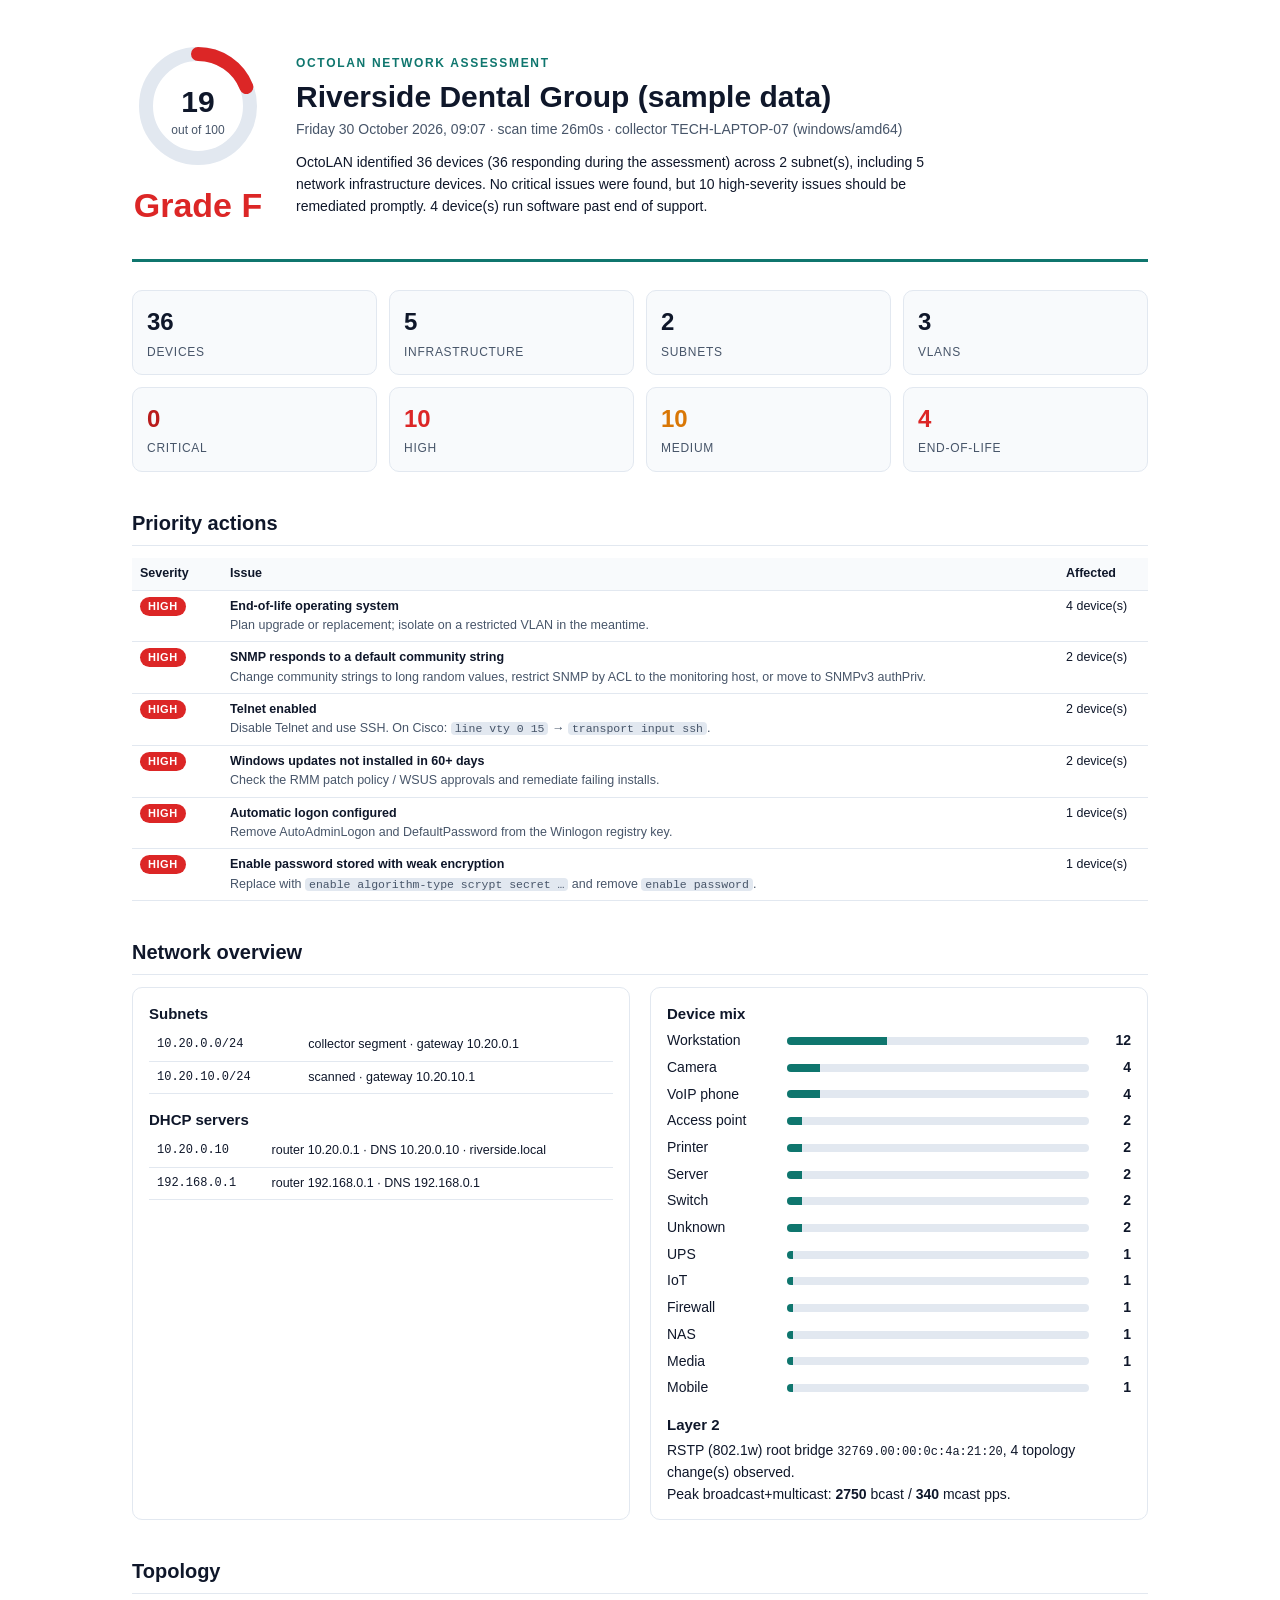
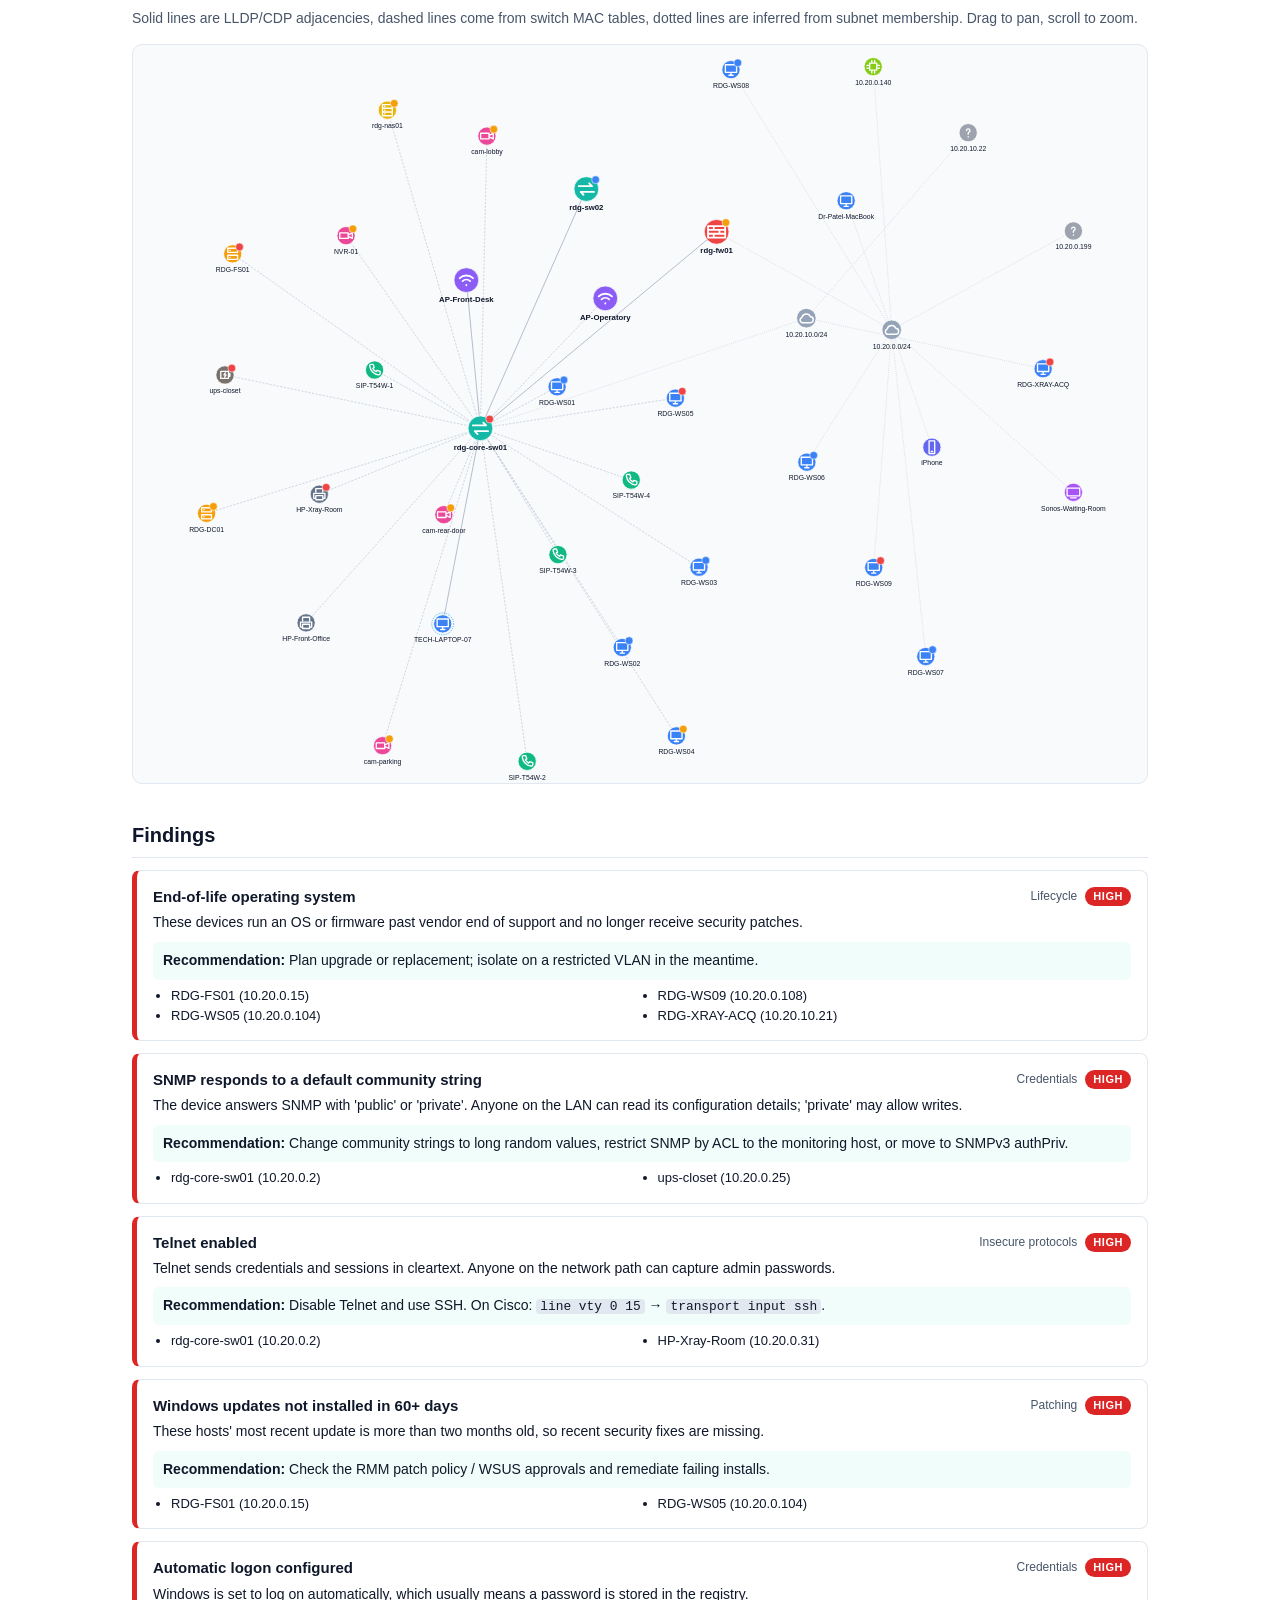
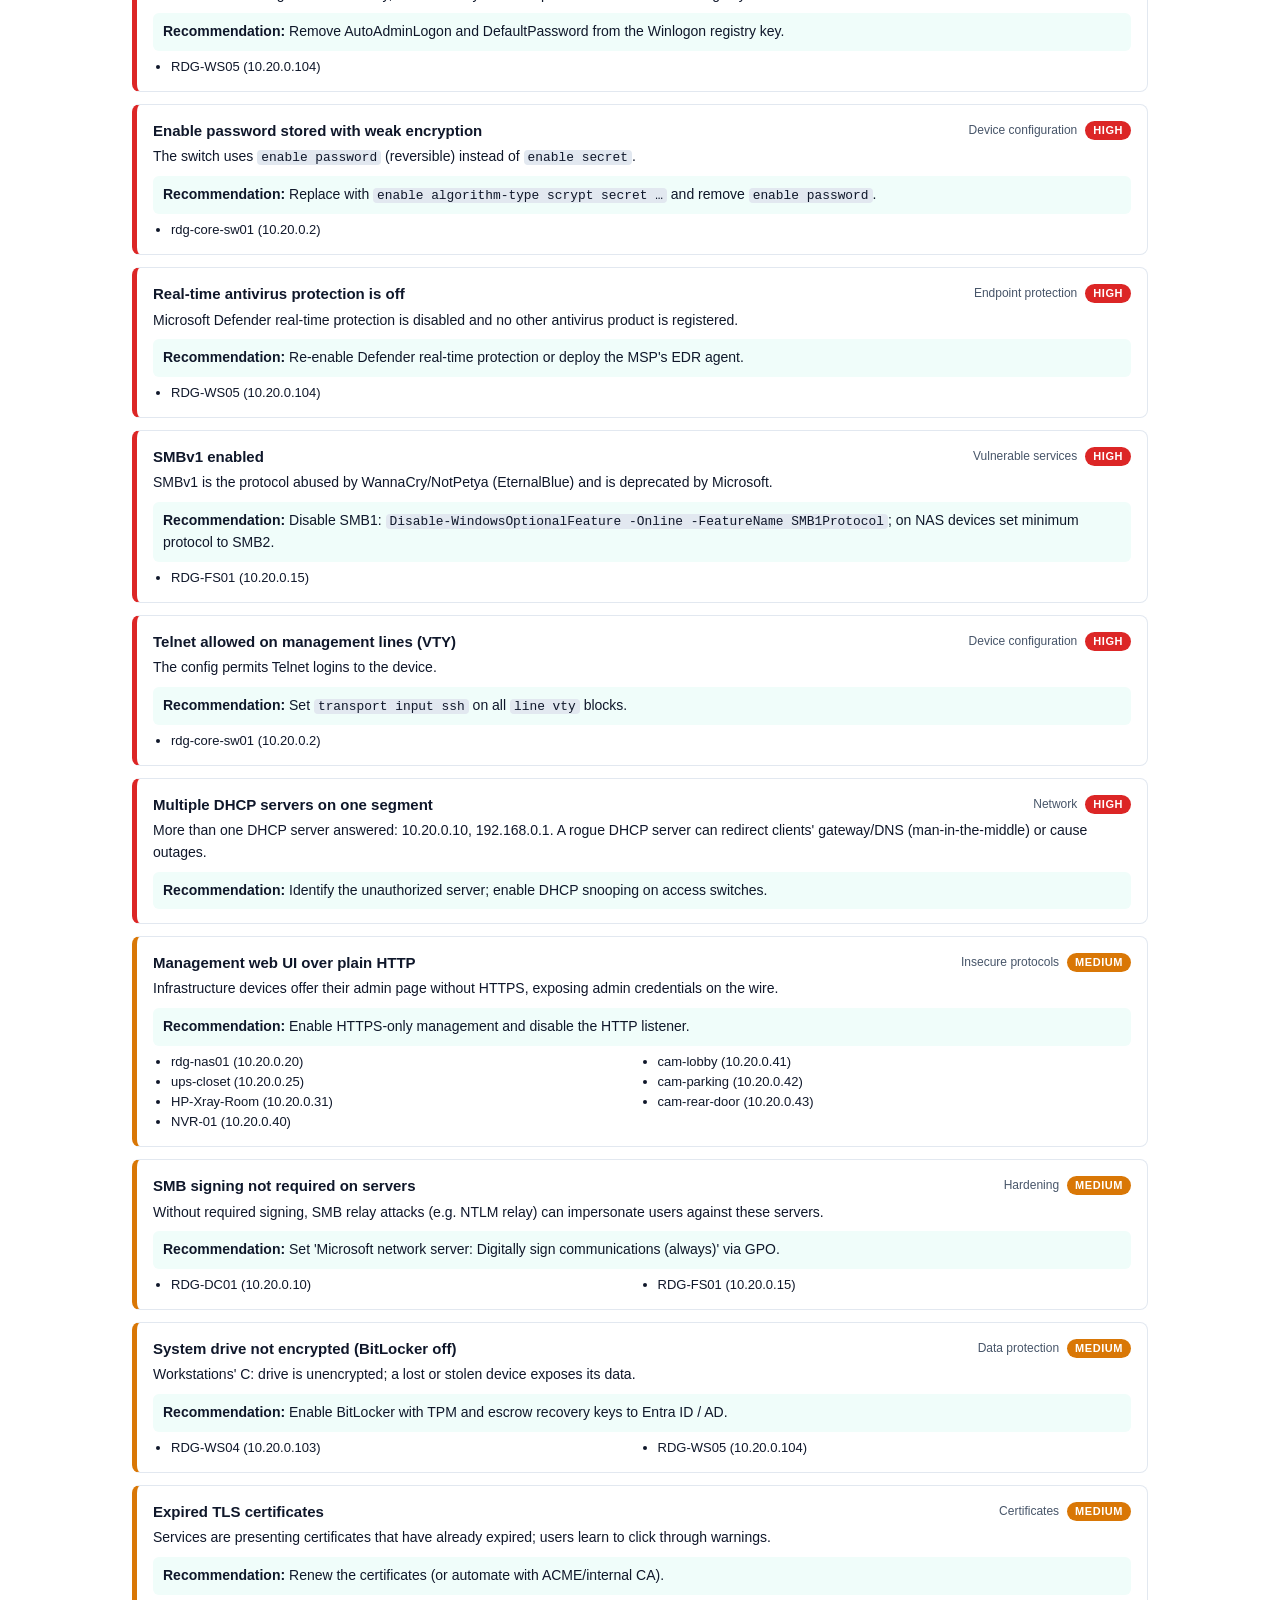
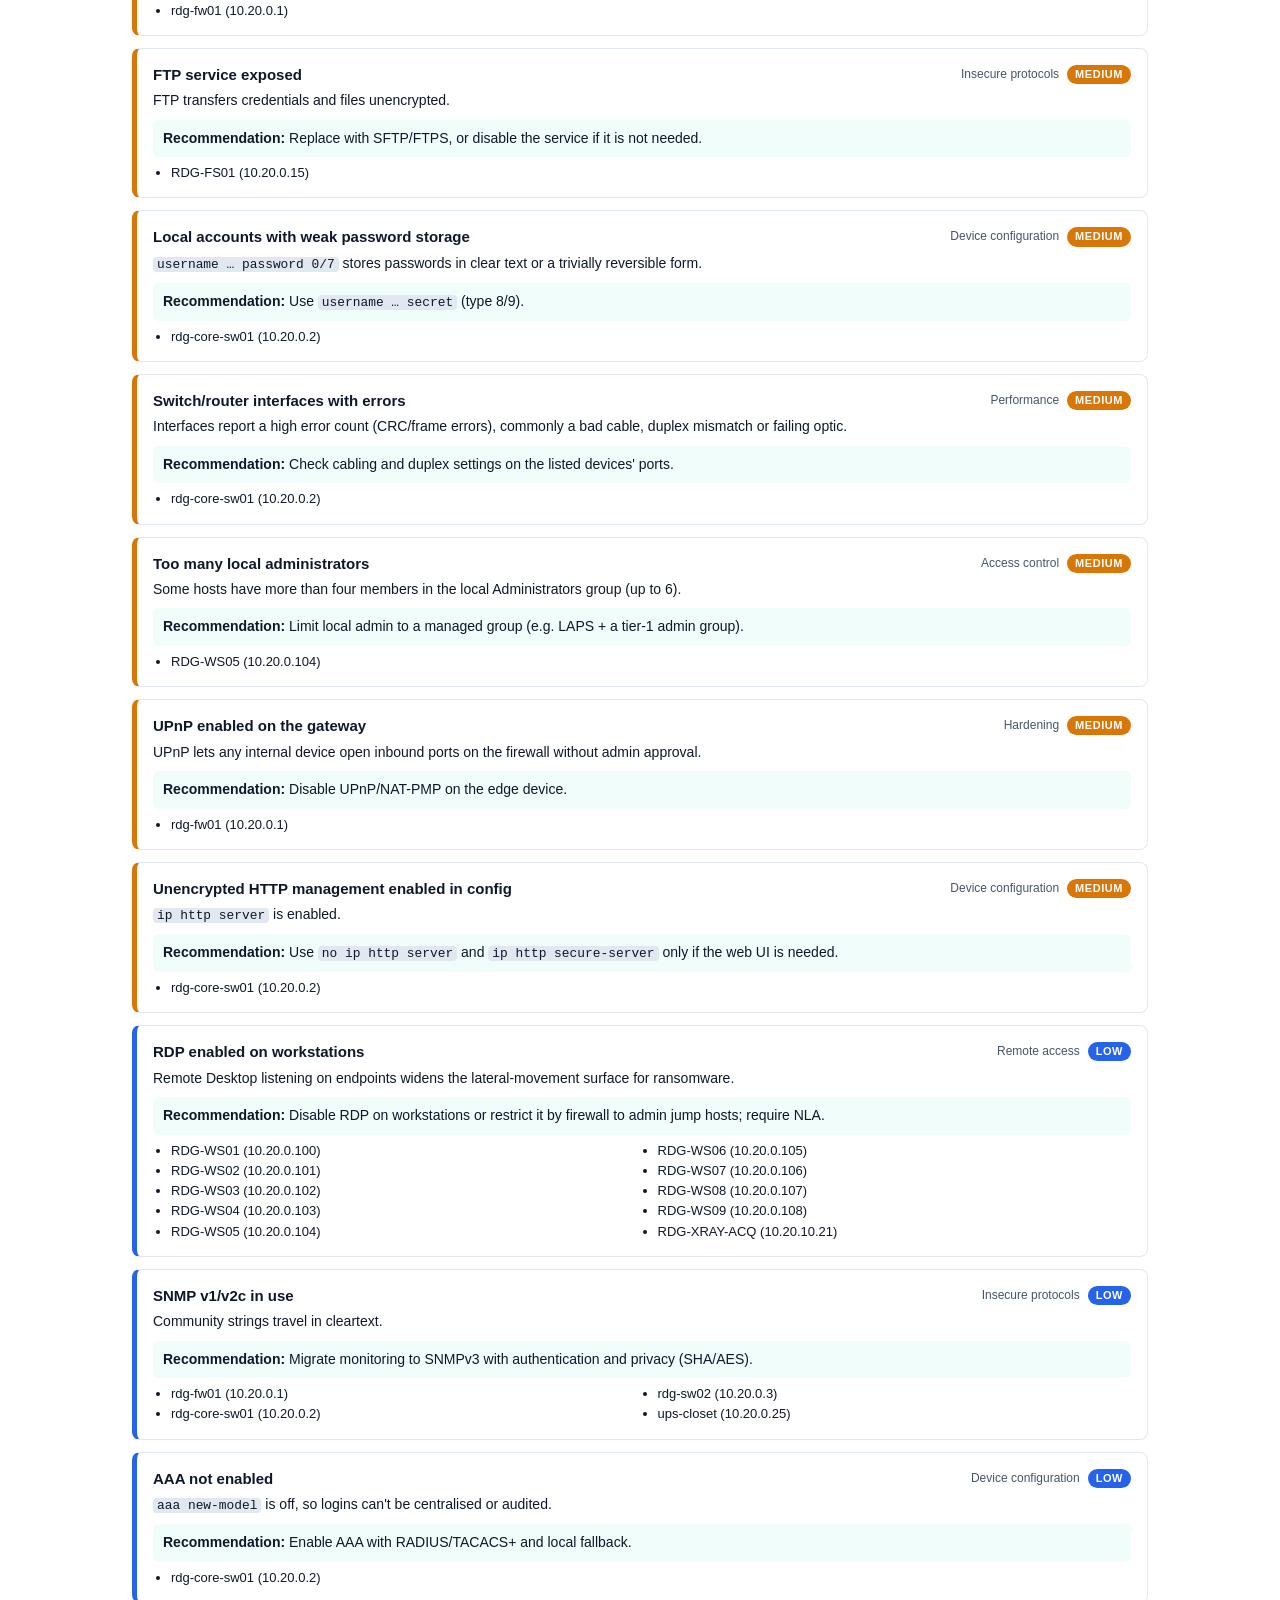
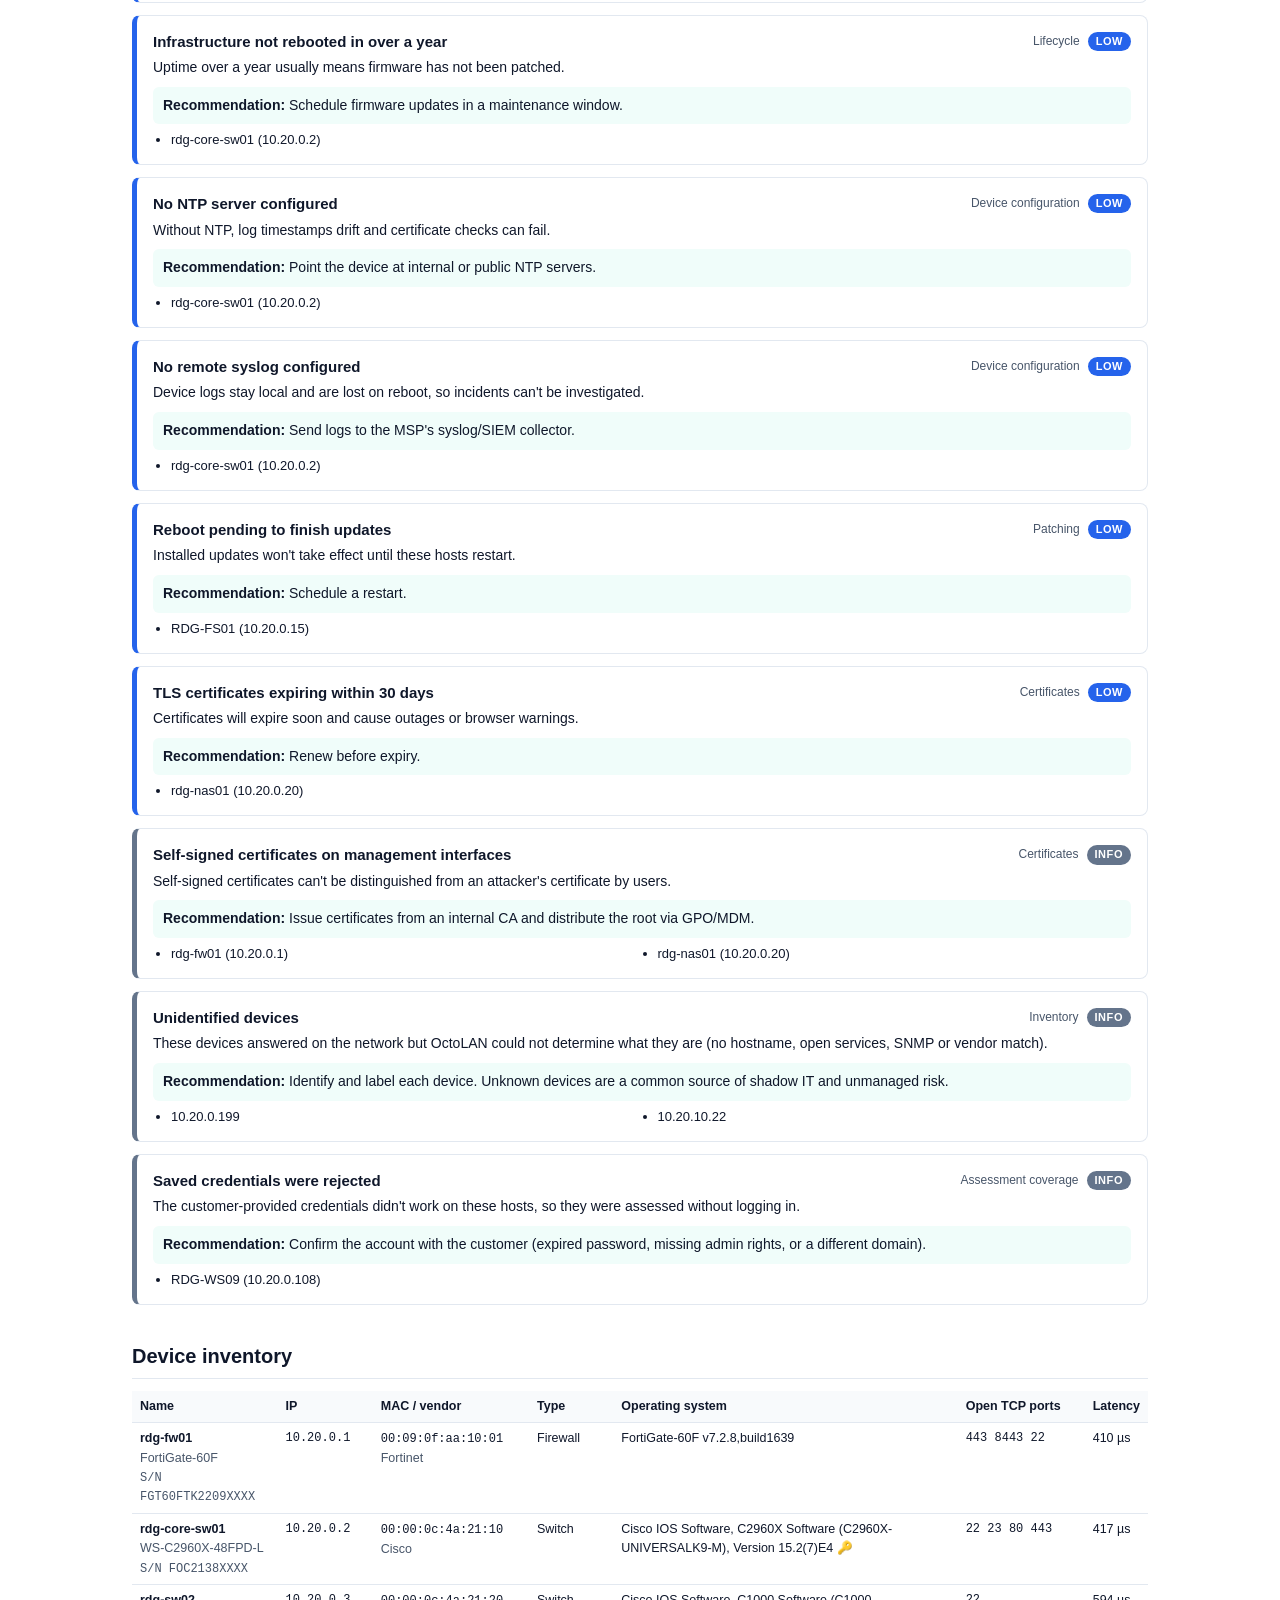
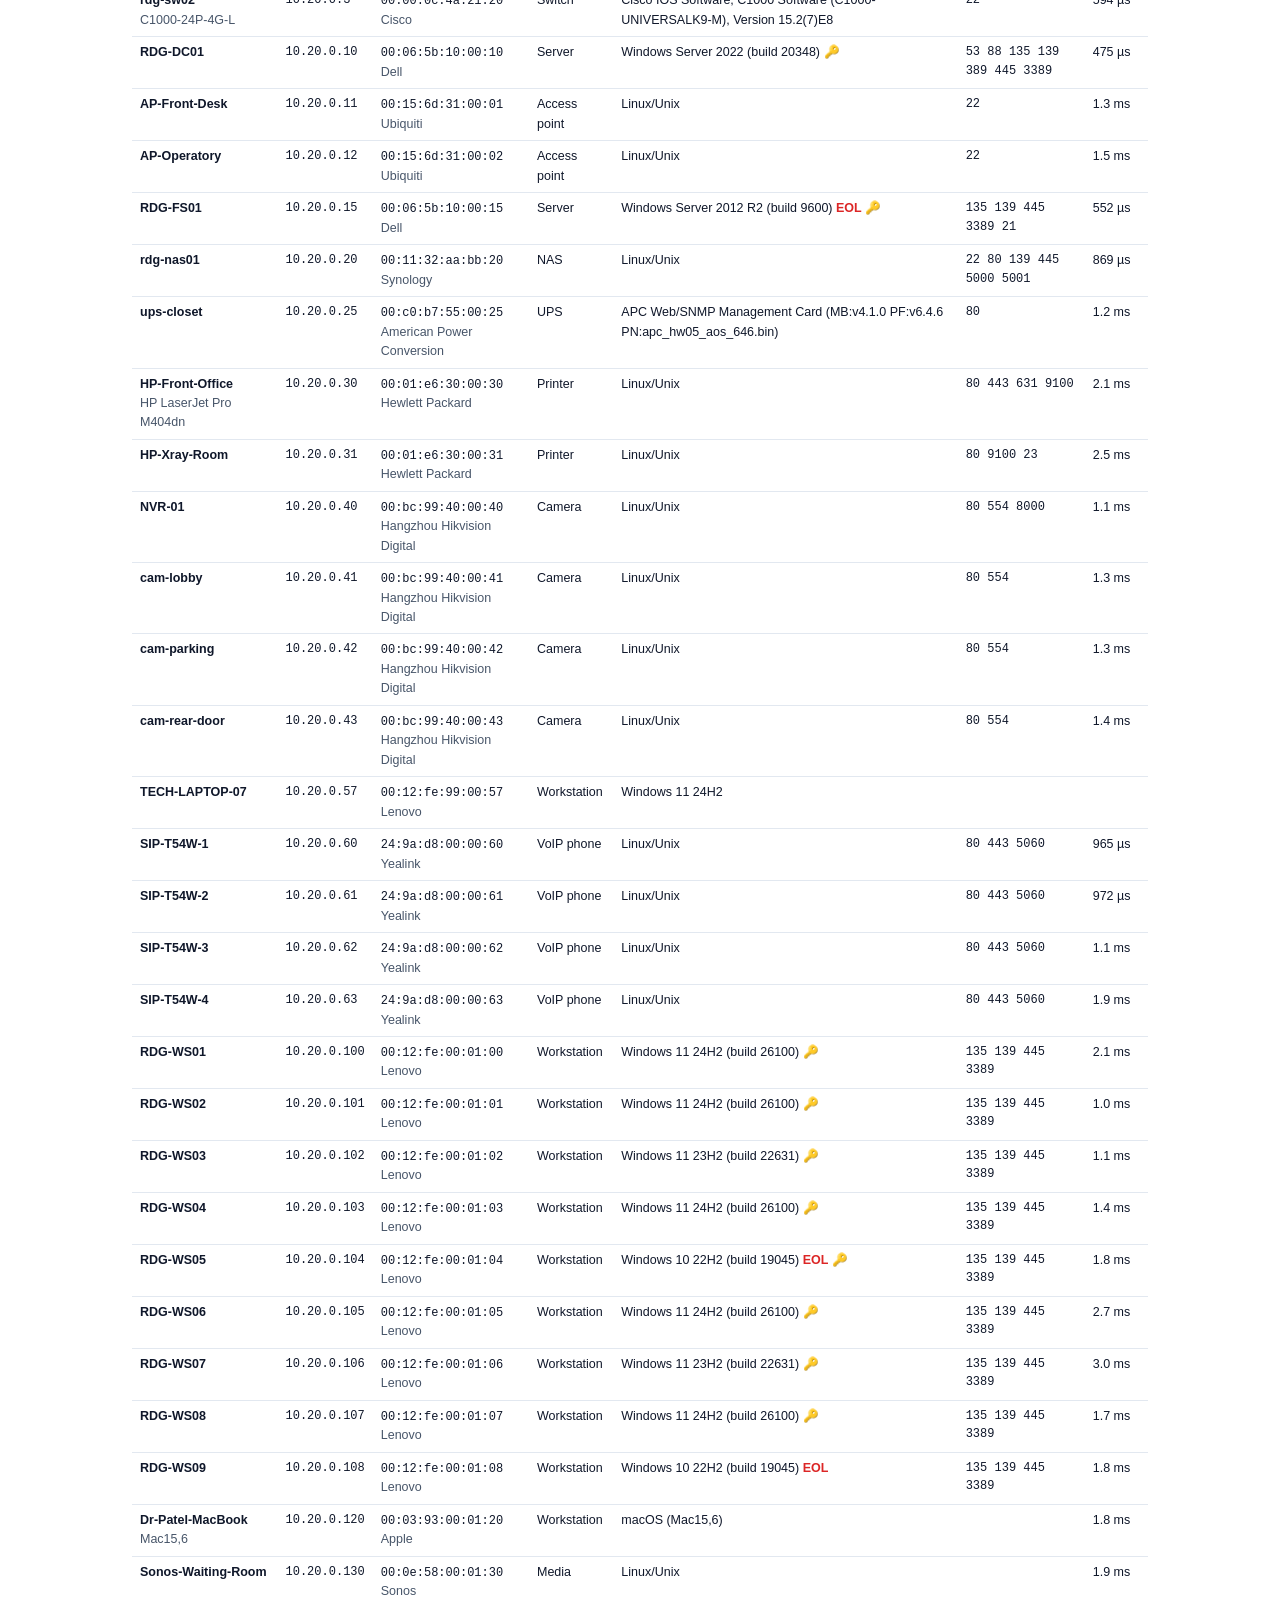
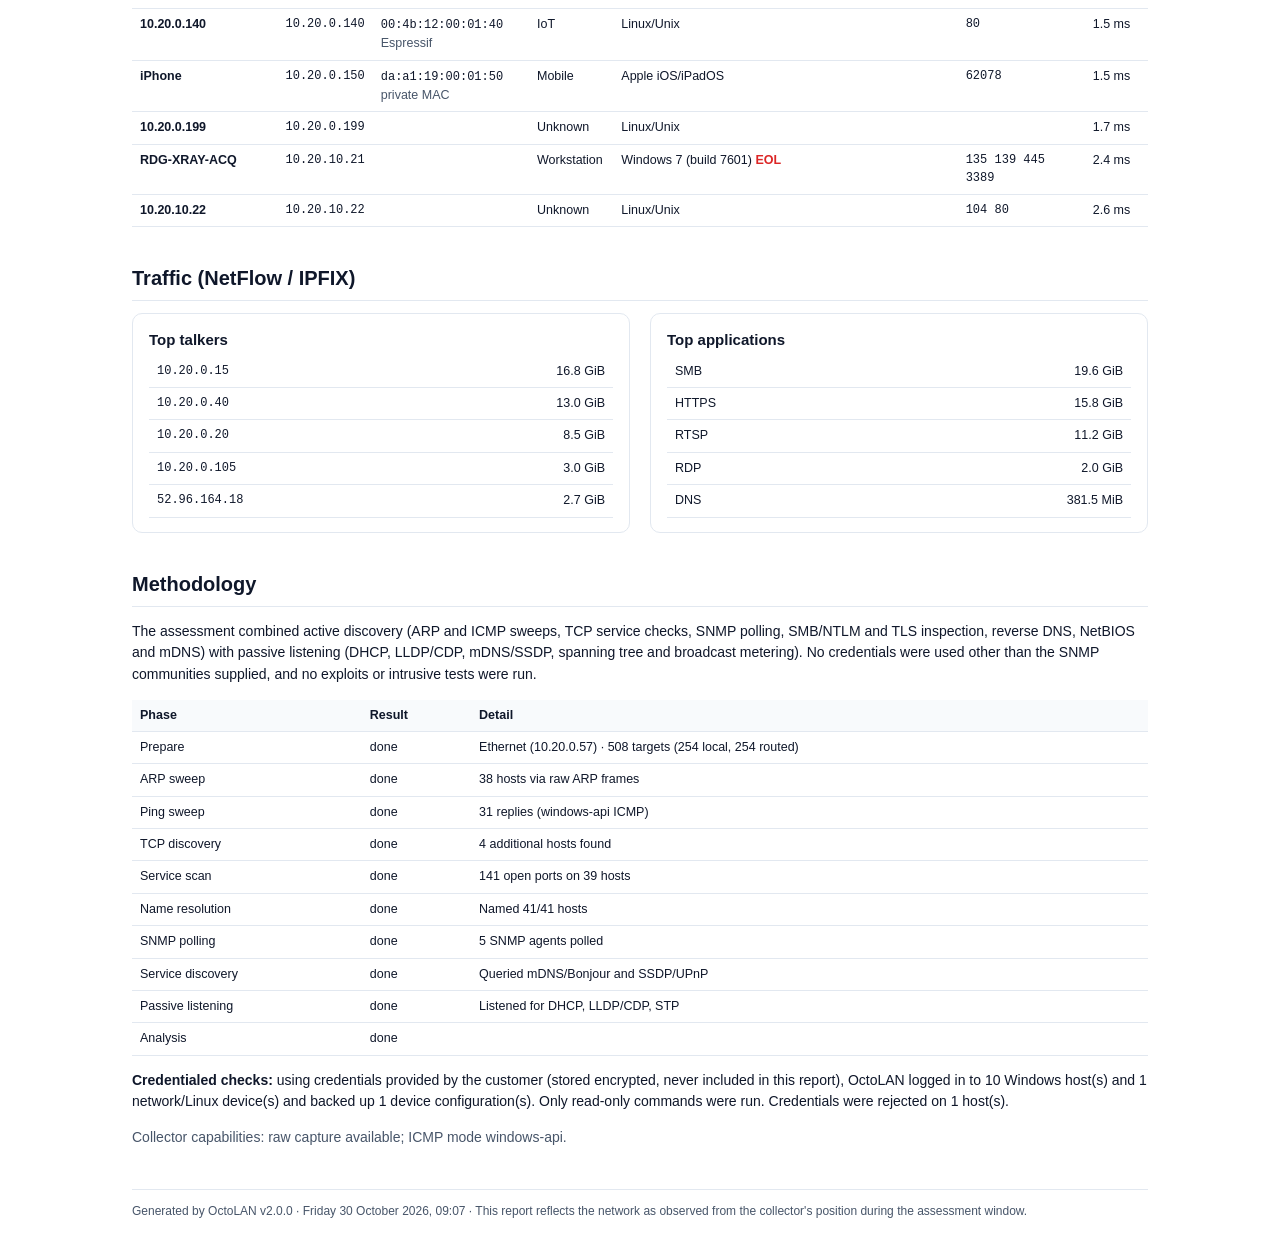
<file: docs/sample/report.html>
<!doctype html>
<html lang="en">
<head>
<meta charset="utf-8">
<meta name="viewport" content="width=device-width, initial-scale=1">
<title>Riverside Dental Group (sample data) · Network Assessment</title>
<style>
:root{--ink:#0f172a;--muted:#475569;--line:#e2e8f0;--bg:#fff;--soft:#f8fafc;--accent:#0f766e;
--critical:#b91c1c;--high:#dc2626;--medium:#d97706;--low:#2563eb;--info:#64748b}
*{box-sizing:border-box}
body{margin:0;background:var(--bg);color:var(--ink);font:14px/1.55 -apple-system,BlinkMacSystemFont,"Segoe UI",Roboto,Helvetica,Arial,sans-serif}
.page{max-width:1080px;margin:0 auto;padding:40px 32px}
header.cover{display:flex;gap:32px;align-items:center;border-bottom:3px solid var(--accent);padding-bottom:28px;margin-bottom:28px}
.brand{font-size:12px;letter-spacing:.14em;text-transform:uppercase;color:var(--accent);font-weight:700}
h1{font-size:30px;margin:6px 0 4px;line-height:1.2}
h2{font-size:20px;margin:36px 0 12px;padding-bottom:6px;border-bottom:1px solid var(--line)}
h3{font-size:15px;margin:0 0 4px}
.muted{color:var(--muted)}
.gauge{flex:none;text-align:center}
.gauge .g{font-size:34px;font-weight:800}
.kpis{display:grid;grid-template-columns:repeat(4,1fr);gap:12px;margin:20px 0}
.kpi{background:var(--soft);border:1px solid var(--line);border-radius:10px;padding:12px 14px}
.kpi b{display:block;font-size:24px}
.kpi span{color:var(--muted);font-size:12px;text-transform:uppercase;letter-spacing:.06em}
.sev{display:inline-block;padding:1px 8px;border-radius:999px;font-size:11px;font-weight:700;text-transform:uppercase;letter-spacing:.05em;color:#fff}
.sev.critical{background:var(--critical)}.sev.high{background:var(--high)}.sev.medium{background:var(--medium)}.sev.low{background:var(--low)}.sev.info{background:var(--info)}
.finding{border:1px solid var(--line);border-left:5px solid var(--info);border-radius:8px;padding:14px 16px;margin:12px 0;break-inside:avoid}
.finding.critical{border-left-color:var(--critical)}.finding.high{border-left-color:var(--high)}.finding.medium{border-left-color:var(--medium)}.finding.low{border-left-color:var(--low)}
.finding .fix{background:#f0fdfa;border-radius:6px;padding:8px 10px;margin-top:8px}
.finding ul{margin:6px 0 0;padding-left:18px;columns:2;font-size:13px}
table{width:100%;border-collapse:collapse;font-size:12.5px}
th,td{text-align:left;padding:6px 8px;border-bottom:1px solid var(--line);vertical-align:top}
th{background:var(--soft);font-weight:600;position:sticky;top:0}
td.mono,.mono{font-family:ui-monospace,SFMono-Regular,Menlo,Consolas,monospace;font-size:12px}
.grid2{display:grid;grid-template-columns:1fr 1fr;gap:20px}
.card{border:1px solid var(--line);border-radius:10px;padding:14px 16px}
#map{height:740px;border:1px solid var(--line);border-radius:10px;background:var(--soft);overflow:hidden}
.bar{height:8px;background:var(--line);border-radius:4px;overflow:hidden}
.bar i{display:block;height:100%;background:var(--accent)}
.eol{color:var(--high);font-weight:600}
footer{margin-top:40px;color:var(--muted);font-size:12px;border-top:1px solid var(--line);padding-top:12px}
code{font-family:ui-monospace,SFMono-Regular,Menlo,Consolas,monospace;font-size:.92em;background:#e2e8f0;border-radius:4px;padding:0 4px}
@media screen and (max-width:760px){.kpis{grid-template-columns:repeat(2,1fr)}header.cover{flex-direction:column;align-items:flex-start}.grid2{grid-template-columns:1fr}.finding ul{columns:1}}
@media print{.page{padding:0}h2{break-after:avoid}h2.maph{break-before:page}#map{height:740px;break-inside:avoid}.noprint{display:none}a{color:inherit;text-decoration:none}}
</style>
</head>
<body>
<div class="page">
<header class="cover">
  <div class="gauge">
    <svg width="132" height="132" viewBox="0 0 132 132" role="img" aria-label="Score 19">
      <circle cx="66" cy="66" r="52" fill="none" stroke="#e2e8f0" stroke-width="14"/>
      <circle cx="66" cy="66" r="52" fill="none" stroke="#dc2626" stroke-width="14" stroke-linecap="round"
        stroke-dasharray="62.1 326.7" transform="rotate(-90 66 66)"/>
      <text x="66" y="72" text-anchor="middle" font-size="30" font-weight="800" fill="#0f172a">19</text>
      <text x="66" y="94" text-anchor="middle" font-size="12" fill="#475569">out of 100</text>
    </svg>
    <div class="g" style="color:#dc2626">Grade F</div>
  </div>
  <div>
    <div class="brand">OctoLAN network assessment</div>
    <h1>Riverside Dental Group (sample data)</h1>
    <div class="muted">Friday 30 October 2026, 09:07 · scan time 26m0s · collector TECH-LAPTOP-07 (windows/amd64)</div>
    <p style="margin:12px 0 0;max-width:640px">OctoLAN identified 36 devices (36 responding during the assessment) across 2 subnet(s), including 5 network infrastructure devices. No critical issues were found, but 10 high-severity issues should be remediated promptly. 4 device(s) run software past end of support.</p>
  </div>
</header>

<div class="kpis">
  <div class="kpi"><b>36</b><span>Devices</span></div>
  <div class="kpi"><b>5</b><span>Infrastructure</span></div>
  <div class="kpi"><b>2</b><span>Subnets</span></div>
  <div class="kpi"><b>3</b><span>VLANs</span></div>
  <div class="kpi"><b style="color:var(--critical)">0</b><span>Critical</span></div>
  <div class="kpi"><b style="color:var(--high)">10</b><span>High</span></div>
  <div class="kpi"><b style="color:var(--medium)">10</b><span>Medium</span></div>
  <div class="kpi"><b class="eol">4</b><span>End-of-life</span></div>
</div>


<h2>Priority actions</h2>
<table>
<tr><th style="width:90px">Severity</th><th>Issue</th><th style="width:90px">Affected</th></tr>
<tr><td><span class="sev high">high</span></td><td><b>End-of-life operating system</b><br><span class="muted">Plan upgrade or replacement; isolate on a restricted VLAN in the meantime.</span></td><td>4 device(s)</td></tr><tr><td><span class="sev high">high</span></td><td><b>SNMP responds to a default community string</b><br><span class="muted">Change community strings to long random values, restrict SNMP by ACL to the monitoring host, or move to SNMPv3 authPriv.</span></td><td>2 device(s)</td></tr><tr><td><span class="sev high">high</span></td><td><b>Telnet enabled</b><br><span class="muted">Disable Telnet and use SSH. On Cisco: <code>line vty 0 15</code> → <code>transport input ssh</code>.</span></td><td>2 device(s)</td></tr><tr><td><span class="sev high">high</span></td><td><b>Windows updates not installed in 60&#43; days</b><br><span class="muted">Check the RMM patch policy / WSUS approvals and remediate failing installs.</span></td><td>2 device(s)</td></tr><tr><td><span class="sev high">high</span></td><td><b>Automatic logon configured</b><br><span class="muted">Remove AutoAdminLogon and DefaultPassword from the Winlogon registry key.</span></td><td>1 device(s)</td></tr><tr><td><span class="sev high">high</span></td><td><b>Enable password stored with weak encryption</b><br><span class="muted">Replace with <code>enable algorithm-type scrypt secret …</code> and remove <code>enable password</code>.</span></td><td>1 device(s)</td></tr>
</table>


<h2>Network overview</h2>
<div class="grid2">
  <div class="card">
    <h3>Subnets</h3>
    <table><tr><td class="mono">10.20.0.0/24</td><td>collector segment · gateway 10.20.0.1</td></tr><tr><td class="mono">10.20.10.0/24</td><td>scanned · gateway 10.20.10.1</td></tr></table>
    <h3 style="margin-top:14px">DHCP servers</h3>
    <table><tr><td class="mono">10.20.0.10</td><td>router 10.20.0.1 · DNS 10.20.0.10 · riverside.local</td></tr><tr><td class="mono">192.168.0.1</td><td>router 192.168.0.1 · DNS 192.168.0.1</td></tr></table>
  </div>
  <div class="card">
    <h3>Device mix</h3>
    <div style="display:flex;gap:10px;align-items:center;margin:5px 0"><span style="width:110px">Workstation</span><div class="bar" style="flex:1"><i style="width:33%;min-width:4px"></i></div><b style="width:32px;text-align:right">12</b></div><div style="display:flex;gap:10px;align-items:center;margin:5px 0"><span style="width:110px">Camera</span><div class="bar" style="flex:1"><i style="width:11%;min-width:4px"></i></div><b style="width:32px;text-align:right">4</b></div><div style="display:flex;gap:10px;align-items:center;margin:5px 0"><span style="width:110px">VoIP phone</span><div class="bar" style="flex:1"><i style="width:11%;min-width:4px"></i></div><b style="width:32px;text-align:right">4</b></div><div style="display:flex;gap:10px;align-items:center;margin:5px 0"><span style="width:110px">Access point</span><div class="bar" style="flex:1"><i style="width:5%;min-width:4px"></i></div><b style="width:32px;text-align:right">2</b></div><div style="display:flex;gap:10px;align-items:center;margin:5px 0"><span style="width:110px">Printer</span><div class="bar" style="flex:1"><i style="width:5%;min-width:4px"></i></div><b style="width:32px;text-align:right">2</b></div><div style="display:flex;gap:10px;align-items:center;margin:5px 0"><span style="width:110px">Server</span><div class="bar" style="flex:1"><i style="width:5%;min-width:4px"></i></div><b style="width:32px;text-align:right">2</b></div><div style="display:flex;gap:10px;align-items:center;margin:5px 0"><span style="width:110px">Switch</span><div class="bar" style="flex:1"><i style="width:5%;min-width:4px"></i></div><b style="width:32px;text-align:right">2</b></div><div style="display:flex;gap:10px;align-items:center;margin:5px 0"><span style="width:110px">Unknown</span><div class="bar" style="flex:1"><i style="width:5%;min-width:4px"></i></div><b style="width:32px;text-align:right">2</b></div><div style="display:flex;gap:10px;align-items:center;margin:5px 0"><span style="width:110px">UPS</span><div class="bar" style="flex:1"><i style="width:2%;min-width:4px"></i></div><b style="width:32px;text-align:right">1</b></div><div style="display:flex;gap:10px;align-items:center;margin:5px 0"><span style="width:110px">IoT</span><div class="bar" style="flex:1"><i style="width:2%;min-width:4px"></i></div><b style="width:32px;text-align:right">1</b></div><div style="display:flex;gap:10px;align-items:center;margin:5px 0"><span style="width:110px">Firewall</span><div class="bar" style="flex:1"><i style="width:2%;min-width:4px"></i></div><b style="width:32px;text-align:right">1</b></div><div style="display:flex;gap:10px;align-items:center;margin:5px 0"><span style="width:110px">NAS</span><div class="bar" style="flex:1"><i style="width:2%;min-width:4px"></i></div><b style="width:32px;text-align:right">1</b></div><div style="display:flex;gap:10px;align-items:center;margin:5px 0"><span style="width:110px">Media</span><div class="bar" style="flex:1"><i style="width:2%;min-width:4px"></i></div><b style="width:32px;text-align:right">1</b></div><div style="display:flex;gap:10px;align-items:center;margin:5px 0"><span style="width:110px">Mobile</span><div class="bar" style="flex:1"><i style="width:2%;min-width:4px"></i></div><b style="width:32px;text-align:right">1</b></div>
    <h3 style="margin-top:14px">Layer 2</h3>
    <div>RSTP (802.1w) root bridge <span class="mono">32769.00:00:0c:4a:21:20</span>, 4 topology change(s) observed.</div>
    <div>Peak broadcast+multicast: <b>2750</b> bcast / <b>340</b> mcast pps.</div>
  </div>
</div>

<h2 class="maph">Topology</h2>
<p class="muted">Solid lines are LLDP/CDP adjacencies, dashed lines come from switch MAC tables, dotted lines are inferred from subnet membership. Drag to pan, scroll to zoom.</p>
<div id="map"></div>

<h2>Findings</h2>

<div class="finding high">
  <div style="display:flex;justify-content:space-between;gap:12px"><h3>End-of-life operating system</h3><span><span class="muted" style="font-size:12px;margin-right:8px">Lifecycle</span><span class="sev high">high</span></span></div>
  <div>These devices run an OS or firmware past vendor end of support and no longer receive security patches.</div>
  <div class="fix"><b>Recommendation:</b> Plan upgrade or replacement; isolate on a restricted VLAN in the meantime.</div>
  <ul><li>RDG-FS01 (10.20.0.15)</li><li>RDG-WS05 (10.20.0.104)</li><li>RDG-WS09 (10.20.0.108)</li><li>RDG-XRAY-ACQ (10.20.10.21)</li></ul>
</div>

<div class="finding high">
  <div style="display:flex;justify-content:space-between;gap:12px"><h3>SNMP responds to a default community string</h3><span><span class="muted" style="font-size:12px;margin-right:8px">Credentials</span><span class="sev high">high</span></span></div>
  <div>The device answers SNMP with &#39;public&#39; or &#39;private&#39;. Anyone on the LAN can read its configuration details; &#39;private&#39; may allow writes.</div>
  <div class="fix"><b>Recommendation:</b> Change community strings to long random values, restrict SNMP by ACL to the monitoring host, or move to SNMPv3 authPriv.</div>
  <ul><li>rdg-core-sw01 (10.20.0.2)</li><li>ups-closet (10.20.0.25)</li></ul>
</div>

<div class="finding high">
  <div style="display:flex;justify-content:space-between;gap:12px"><h3>Telnet enabled</h3><span><span class="muted" style="font-size:12px;margin-right:8px">Insecure protocols</span><span class="sev high">high</span></span></div>
  <div>Telnet sends credentials and sessions in cleartext. Anyone on the network path can capture admin passwords.</div>
  <div class="fix"><b>Recommendation:</b> Disable Telnet and use SSH. On Cisco: <code>line vty 0 15</code> → <code>transport input ssh</code>.</div>
  <ul><li>rdg-core-sw01 (10.20.0.2)</li><li>HP-Xray-Room (10.20.0.31)</li></ul>
</div>

<div class="finding high">
  <div style="display:flex;justify-content:space-between;gap:12px"><h3>Windows updates not installed in 60&#43; days</h3><span><span class="muted" style="font-size:12px;margin-right:8px">Patching</span><span class="sev high">high</span></span></div>
  <div>These hosts&#39; most recent update is more than two months old, so recent security fixes are missing.</div>
  <div class="fix"><b>Recommendation:</b> Check the RMM patch policy / WSUS approvals and remediate failing installs.</div>
  <ul><li>RDG-FS01 (10.20.0.15)</li><li>RDG-WS05 (10.20.0.104)</li></ul>
</div>

<div class="finding high">
  <div style="display:flex;justify-content:space-between;gap:12px"><h3>Automatic logon configured</h3><span><span class="muted" style="font-size:12px;margin-right:8px">Credentials</span><span class="sev high">high</span></span></div>
  <div>Windows is set to log on automatically, which usually means a password is stored in the registry.</div>
  <div class="fix"><b>Recommendation:</b> Remove AutoAdminLogon and DefaultPassword from the Winlogon registry key.</div>
  <ul><li>RDG-WS05 (10.20.0.104)</li></ul>
</div>

<div class="finding high">
  <div style="display:flex;justify-content:space-between;gap:12px"><h3>Enable password stored with weak encryption</h3><span><span class="muted" style="font-size:12px;margin-right:8px">Device configuration</span><span class="sev high">high</span></span></div>
  <div>The switch uses <code>enable password</code> (reversible) instead of <code>enable secret</code>.</div>
  <div class="fix"><b>Recommendation:</b> Replace with <code>enable algorithm-type scrypt secret …</code> and remove <code>enable password</code>.</div>
  <ul><li>rdg-core-sw01 (10.20.0.2)</li></ul>
</div>

<div class="finding high">
  <div style="display:flex;justify-content:space-between;gap:12px"><h3>Real-time antivirus protection is off</h3><span><span class="muted" style="font-size:12px;margin-right:8px">Endpoint protection</span><span class="sev high">high</span></span></div>
  <div>Microsoft Defender real-time protection is disabled and no other antivirus product is registered.</div>
  <div class="fix"><b>Recommendation:</b> Re-enable Defender real-time protection or deploy the MSP&#39;s EDR agent.</div>
  <ul><li>RDG-WS05 (10.20.0.104)</li></ul>
</div>

<div class="finding high">
  <div style="display:flex;justify-content:space-between;gap:12px"><h3>SMBv1 enabled</h3><span><span class="muted" style="font-size:12px;margin-right:8px">Vulnerable services</span><span class="sev high">high</span></span></div>
  <div>SMBv1 is the protocol abused by WannaCry/NotPetya (EternalBlue) and is deprecated by Microsoft.</div>
  <div class="fix"><b>Recommendation:</b> Disable SMB1: <code>Disable-WindowsOptionalFeature -Online -FeatureName SMB1Protocol</code>; on NAS devices set minimum protocol to SMB2.</div>
  <ul><li>RDG-FS01 (10.20.0.15)</li></ul>
</div>

<div class="finding high">
  <div style="display:flex;justify-content:space-between;gap:12px"><h3>Telnet allowed on management lines (VTY)</h3><span><span class="muted" style="font-size:12px;margin-right:8px">Device configuration</span><span class="sev high">high</span></span></div>
  <div>The config permits Telnet logins to the device.</div>
  <div class="fix"><b>Recommendation:</b> Set <code>transport input ssh</code> on all <code>line vty</code> blocks.</div>
  <ul><li>rdg-core-sw01 (10.20.0.2)</li></ul>
</div>

<div class="finding high">
  <div style="display:flex;justify-content:space-between;gap:12px"><h3>Multiple DHCP servers on one segment</h3><span><span class="muted" style="font-size:12px;margin-right:8px">Network</span><span class="sev high">high</span></span></div>
  <div>More than one DHCP server answered: 10.20.0.10, 192.168.0.1. A rogue DHCP server can redirect clients&#39; gateway/DNS (man-in-the-middle) or cause outages.</div>
  <div class="fix"><b>Recommendation:</b> Identify the unauthorized server; enable DHCP snooping on access switches.</div>
  
</div>

<div class="finding medium">
  <div style="display:flex;justify-content:space-between;gap:12px"><h3>Management web UI over plain HTTP</h3><span><span class="muted" style="font-size:12px;margin-right:8px">Insecure protocols</span><span class="sev medium">medium</span></span></div>
  <div>Infrastructure devices offer their admin page without HTTPS, exposing admin credentials on the wire.</div>
  <div class="fix"><b>Recommendation:</b> Enable HTTPS-only management and disable the HTTP listener.</div>
  <ul><li>rdg-nas01 (10.20.0.20)</li><li>ups-closet (10.20.0.25)</li><li>HP-Xray-Room (10.20.0.31)</li><li>NVR-01 (10.20.0.40)</li><li>cam-lobby (10.20.0.41)</li><li>cam-parking (10.20.0.42)</li><li>cam-rear-door (10.20.0.43)</li></ul>
</div>

<div class="finding medium">
  <div style="display:flex;justify-content:space-between;gap:12px"><h3>SMB signing not required on servers</h3><span><span class="muted" style="font-size:12px;margin-right:8px">Hardening</span><span class="sev medium">medium</span></span></div>
  <div>Without required signing, SMB relay attacks (e.g. NTLM relay) can impersonate users against these servers.</div>
  <div class="fix"><b>Recommendation:</b> Set &#39;Microsoft network server: Digitally sign communications (always)&#39; via GPO.</div>
  <ul><li>RDG-DC01 (10.20.0.10)</li><li>RDG-FS01 (10.20.0.15)</li></ul>
</div>

<div class="finding medium">
  <div style="display:flex;justify-content:space-between;gap:12px"><h3>System drive not encrypted (BitLocker off)</h3><span><span class="muted" style="font-size:12px;margin-right:8px">Data protection</span><span class="sev medium">medium</span></span></div>
  <div>Workstations&#39; C: drive is unencrypted; a lost or stolen device exposes its data.</div>
  <div class="fix"><b>Recommendation:</b> Enable BitLocker with TPM and escrow recovery keys to Entra ID / AD.</div>
  <ul><li>RDG-WS04 (10.20.0.103)</li><li>RDG-WS05 (10.20.0.104)</li></ul>
</div>

<div class="finding medium">
  <div style="display:flex;justify-content:space-between;gap:12px"><h3>Expired TLS certificates</h3><span><span class="muted" style="font-size:12px;margin-right:8px">Certificates</span><span class="sev medium">medium</span></span></div>
  <div>Services are presenting certificates that have already expired; users learn to click through warnings.</div>
  <div class="fix"><b>Recommendation:</b> Renew the certificates (or automate with ACME/internal CA).</div>
  <ul><li>rdg-fw01 (10.20.0.1)</li></ul>
</div>

<div class="finding medium">
  <div style="display:flex;justify-content:space-between;gap:12px"><h3>FTP service exposed</h3><span><span class="muted" style="font-size:12px;margin-right:8px">Insecure protocols</span><span class="sev medium">medium</span></span></div>
  <div>FTP transfers credentials and files unencrypted.</div>
  <div class="fix"><b>Recommendation:</b> Replace with SFTP/FTPS, or disable the service if it is not needed.</div>
  <ul><li>RDG-FS01 (10.20.0.15)</li></ul>
</div>

<div class="finding medium">
  <div style="display:flex;justify-content:space-between;gap:12px"><h3>Local accounts with weak password storage</h3><span><span class="muted" style="font-size:12px;margin-right:8px">Device configuration</span><span class="sev medium">medium</span></span></div>
  <div><code>username … password 0/7</code> stores passwords in clear text or a trivially reversible form.</div>
  <div class="fix"><b>Recommendation:</b> Use <code>username … secret</code> (type 8/9).</div>
  <ul><li>rdg-core-sw01 (10.20.0.2)</li></ul>
</div>

<div class="finding medium">
  <div style="display:flex;justify-content:space-between;gap:12px"><h3>Switch/router interfaces with errors</h3><span><span class="muted" style="font-size:12px;margin-right:8px">Performance</span><span class="sev medium">medium</span></span></div>
  <div>Interfaces report a high error count (CRC/frame errors), commonly a bad cable, duplex mismatch or failing optic.</div>
  <div class="fix"><b>Recommendation:</b> Check cabling and duplex settings on the listed devices&#39; ports.</div>
  <ul><li>rdg-core-sw01 (10.20.0.2)</li></ul>
</div>

<div class="finding medium">
  <div style="display:flex;justify-content:space-between;gap:12px"><h3>Too many local administrators</h3><span><span class="muted" style="font-size:12px;margin-right:8px">Access control</span><span class="sev medium">medium</span></span></div>
  <div>Some hosts have more than four members in the local Administrators group (up to 6).</div>
  <div class="fix"><b>Recommendation:</b> Limit local admin to a managed group (e.g. LAPS + a tier-1 admin group).</div>
  <ul><li>RDG-WS05 (10.20.0.104)</li></ul>
</div>

<div class="finding medium">
  <div style="display:flex;justify-content:space-between;gap:12px"><h3>UPnP enabled on the gateway</h3><span><span class="muted" style="font-size:12px;margin-right:8px">Hardening</span><span class="sev medium">medium</span></span></div>
  <div>UPnP lets any internal device open inbound ports on the firewall without admin approval.</div>
  <div class="fix"><b>Recommendation:</b> Disable UPnP/NAT-PMP on the edge device.</div>
  <ul><li>rdg-fw01 (10.20.0.1)</li></ul>
</div>

<div class="finding medium">
  <div style="display:flex;justify-content:space-between;gap:12px"><h3>Unencrypted HTTP management enabled in config</h3><span><span class="muted" style="font-size:12px;margin-right:8px">Device configuration</span><span class="sev medium">medium</span></span></div>
  <div><code>ip http server</code> is enabled.</div>
  <div class="fix"><b>Recommendation:</b> Use <code>no ip http server</code> and <code>ip http secure-server</code> only if the web UI is needed.</div>
  <ul><li>rdg-core-sw01 (10.20.0.2)</li></ul>
</div>

<div class="finding low">
  <div style="display:flex;justify-content:space-between;gap:12px"><h3>RDP enabled on workstations</h3><span><span class="muted" style="font-size:12px;margin-right:8px">Remote access</span><span class="sev low">low</span></span></div>
  <div>Remote Desktop listening on endpoints widens the lateral-movement surface for ransomware.</div>
  <div class="fix"><b>Recommendation:</b> Disable RDP on workstations or restrict it by firewall to admin jump hosts; require NLA.</div>
  <ul><li>RDG-WS01 (10.20.0.100)</li><li>RDG-WS02 (10.20.0.101)</li><li>RDG-WS03 (10.20.0.102)</li><li>RDG-WS04 (10.20.0.103)</li><li>RDG-WS05 (10.20.0.104)</li><li>RDG-WS06 (10.20.0.105)</li><li>RDG-WS07 (10.20.0.106)</li><li>RDG-WS08 (10.20.0.107)</li><li>RDG-WS09 (10.20.0.108)</li><li>RDG-XRAY-ACQ (10.20.10.21)</li></ul>
</div>

<div class="finding low">
  <div style="display:flex;justify-content:space-between;gap:12px"><h3>SNMP v1/v2c in use</h3><span><span class="muted" style="font-size:12px;margin-right:8px">Insecure protocols</span><span class="sev low">low</span></span></div>
  <div>Community strings travel in cleartext.</div>
  <div class="fix"><b>Recommendation:</b> Migrate monitoring to SNMPv3 with authentication and privacy (SHA/AES).</div>
  <ul><li>rdg-fw01 (10.20.0.1)</li><li>rdg-core-sw01 (10.20.0.2)</li><li>rdg-sw02 (10.20.0.3)</li><li>ups-closet (10.20.0.25)</li></ul>
</div>

<div class="finding low">
  <div style="display:flex;justify-content:space-between;gap:12px"><h3>AAA not enabled</h3><span><span class="muted" style="font-size:12px;margin-right:8px">Device configuration</span><span class="sev low">low</span></span></div>
  <div><code>aaa new-model</code> is off, so logins can&#39;t be centralised or audited.</div>
  <div class="fix"><b>Recommendation:</b> Enable AAA with RADIUS/TACACS+ and local fallback.</div>
  <ul><li>rdg-core-sw01 (10.20.0.2)</li></ul>
</div>

<div class="finding low">
  <div style="display:flex;justify-content:space-between;gap:12px"><h3>Infrastructure not rebooted in over a year</h3><span><span class="muted" style="font-size:12px;margin-right:8px">Lifecycle</span><span class="sev low">low</span></span></div>
  <div>Uptime over a year usually means firmware has not been patched.</div>
  <div class="fix"><b>Recommendation:</b> Schedule firmware updates in a maintenance window.</div>
  <ul><li>rdg-core-sw01 (10.20.0.2)</li></ul>
</div>

<div class="finding low">
  <div style="display:flex;justify-content:space-between;gap:12px"><h3>No NTP server configured</h3><span><span class="muted" style="font-size:12px;margin-right:8px">Device configuration</span><span class="sev low">low</span></span></div>
  <div>Without NTP, log timestamps drift and certificate checks can fail.</div>
  <div class="fix"><b>Recommendation:</b> Point the device at internal or public NTP servers.</div>
  <ul><li>rdg-core-sw01 (10.20.0.2)</li></ul>
</div>

<div class="finding low">
  <div style="display:flex;justify-content:space-between;gap:12px"><h3>No remote syslog configured</h3><span><span class="muted" style="font-size:12px;margin-right:8px">Device configuration</span><span class="sev low">low</span></span></div>
  <div>Device logs stay local and are lost on reboot, so incidents can&#39;t be investigated.</div>
  <div class="fix"><b>Recommendation:</b> Send logs to the MSP&#39;s syslog/SIEM collector.</div>
  <ul><li>rdg-core-sw01 (10.20.0.2)</li></ul>
</div>

<div class="finding low">
  <div style="display:flex;justify-content:space-between;gap:12px"><h3>Reboot pending to finish updates</h3><span><span class="muted" style="font-size:12px;margin-right:8px">Patching</span><span class="sev low">low</span></span></div>
  <div>Installed updates won&#39;t take effect until these hosts restart.</div>
  <div class="fix"><b>Recommendation:</b> Schedule a restart.</div>
  <ul><li>RDG-FS01 (10.20.0.15)</li></ul>
</div>

<div class="finding low">
  <div style="display:flex;justify-content:space-between;gap:12px"><h3>TLS certificates expiring within 30 days</h3><span><span class="muted" style="font-size:12px;margin-right:8px">Certificates</span><span class="sev low">low</span></span></div>
  <div>Certificates will expire soon and cause outages or browser warnings.</div>
  <div class="fix"><b>Recommendation:</b> Renew before expiry.</div>
  <ul><li>rdg-nas01 (10.20.0.20)</li></ul>
</div>

<div class="finding info">
  <div style="display:flex;justify-content:space-between;gap:12px"><h3>Self-signed certificates on management interfaces</h3><span><span class="muted" style="font-size:12px;margin-right:8px">Certificates</span><span class="sev info">info</span></span></div>
  <div>Self-signed certificates can&#39;t be distinguished from an attacker&#39;s certificate by users.</div>
  <div class="fix"><b>Recommendation:</b> Issue certificates from an internal CA and distribute the root via GPO/MDM.</div>
  <ul><li>rdg-fw01 (10.20.0.1)</li><li>rdg-nas01 (10.20.0.20)</li></ul>
</div>

<div class="finding info">
  <div style="display:flex;justify-content:space-between;gap:12px"><h3>Unidentified devices</h3><span><span class="muted" style="font-size:12px;margin-right:8px">Inventory</span><span class="sev info">info</span></span></div>
  <div>These devices answered on the network but OctoLAN could not determine what they are (no hostname, open services, SNMP or vendor match).</div>
  <div class="fix"><b>Recommendation:</b> Identify and label each device. Unknown devices are a common source of shadow IT and unmanaged risk.</div>
  <ul><li>10.20.0.199</li><li>10.20.10.22</li></ul>
</div>

<div class="finding info">
  <div style="display:flex;justify-content:space-between;gap:12px"><h3>Saved credentials were rejected</h3><span><span class="muted" style="font-size:12px;margin-right:8px">Assessment coverage</span><span class="sev info">info</span></span></div>
  <div>The customer-provided credentials didn&#39;t work on these hosts, so they were assessed without logging in.</div>
  <div class="fix"><b>Recommendation:</b> Confirm the account with the customer (expired password, missing admin rights, or a different domain).</div>
  <ul><li>RDG-WS09 (10.20.0.108)</li></ul>
</div>


<h2>Device inventory</h2>
<table>
<tr><th>Name</th><th>IP</th><th>MAC / vendor</th><th>Type</th><th>Operating system</th><th>Open TCP ports</th><th>Latency</th></tr>
<tr>
<td><b>rdg-fw01</b><br><span class="muted">FortiGate-60F</span><br><span class="muted mono">S/N FGT60FTK2209XXXX</span></td>
<td class="mono">10.20.0.1</td>
<td><span class="mono">00:09:0f:aa:10:01</span><br><span class="muted">Fortinet</span></td>
<td>Firewall</td>
<td>FortiGate-60F v7.2.8,build1639</td>
<td class="mono">443 8443 22</td>
<td>410 µs</td>
</tr><tr>
<td><b>rdg-core-sw01</b><br><span class="muted">WS-C2960X-48FPD-L</span><br><span class="muted mono">S/N FOC2138XXXX</span></td>
<td class="mono">10.20.0.2</td>
<td><span class="mono">00:00:0c:4a:21:10</span><br><span class="muted">Cisco</span></td>
<td>Switch</td>
<td>Cisco IOS Software, C2960X Software (C2960X-UNIVERSALK9-M), Version 15.2(7)E4 <span class="muted" title="credentialed">🔑</span></td>
<td class="mono">22 23 80 443</td>
<td>417 µs</td>
</tr><tr>
<td><b>rdg-sw02</b><br><span class="muted">C1000-24P-4G-L</span></td>
<td class="mono">10.20.0.3</td>
<td><span class="mono">00:00:0c:4a:21:20</span><br><span class="muted">Cisco</span></td>
<td>Switch</td>
<td>Cisco IOS Software, C1000 Software (C1000-UNIVERSALK9-M), Version 15.2(7)E8</td>
<td class="mono">22</td>
<td>594 µs</td>
</tr><tr>
<td><b>RDG-DC01</b></td>
<td class="mono">10.20.0.10</td>
<td><span class="mono">00:06:5b:10:00:10</span><br><span class="muted">Dell</span></td>
<td>Server</td>
<td>Windows Server 2022 (build 20348) <span class="muted" title="credentialed">🔑</span></td>
<td class="mono">53 88 135 139 389 445 3389</td>
<td>475 µs</td>
</tr><tr>
<td><b>AP-Front-Desk</b></td>
<td class="mono">10.20.0.11</td>
<td><span class="mono">00:15:6d:31:00:01</span><br><span class="muted">Ubiquiti</span></td>
<td>Access point</td>
<td>Linux/Unix</td>
<td class="mono">22</td>
<td>1.3 ms</td>
</tr><tr>
<td><b>AP-Operatory</b></td>
<td class="mono">10.20.0.12</td>
<td><span class="mono">00:15:6d:31:00:02</span><br><span class="muted">Ubiquiti</span></td>
<td>Access point</td>
<td>Linux/Unix</td>
<td class="mono">22</td>
<td>1.5 ms</td>
</tr><tr>
<td><b>RDG-FS01</b></td>
<td class="mono">10.20.0.15</td>
<td><span class="mono">00:06:5b:10:00:15</span><br><span class="muted">Dell</span></td>
<td>Server</td>
<td>Windows Server 2012 R2 (build 9600) <span class="eol">EOL</span> <span class="muted" title="credentialed">🔑</span></td>
<td class="mono">135 139 445 3389 21</td>
<td>552 µs</td>
</tr><tr>
<td><b>rdg-nas01</b></td>
<td class="mono">10.20.0.20</td>
<td><span class="mono">00:11:32:aa:bb:20</span><br><span class="muted">Synology</span></td>
<td>NAS</td>
<td>Linux/Unix</td>
<td class="mono">22 80 139 445 5000 5001</td>
<td>869 µs</td>
</tr><tr>
<td><b>ups-closet</b></td>
<td class="mono">10.20.0.25</td>
<td><span class="mono">00:c0:b7:55:00:25</span><br><span class="muted">American Power Conversion</span></td>
<td>UPS</td>
<td>APC Web/SNMP Management Card (MB:v4.1.0 PF:v6.4.6 PN:apc_hw05_aos_646.bin)</td>
<td class="mono">80</td>
<td>1.2 ms</td>
</tr><tr>
<td><b>HP-Front-Office</b><br><span class="muted">HP LaserJet Pro M404dn</span></td>
<td class="mono">10.20.0.30</td>
<td><span class="mono">00:01:e6:30:00:30</span><br><span class="muted">Hewlett Packard</span></td>
<td>Printer</td>
<td>Linux/Unix</td>
<td class="mono">80 443 631 9100</td>
<td>2.1 ms</td>
</tr><tr>
<td><b>HP-Xray-Room</b></td>
<td class="mono">10.20.0.31</td>
<td><span class="mono">00:01:e6:30:00:31</span><br><span class="muted">Hewlett Packard</span></td>
<td>Printer</td>
<td>Linux/Unix</td>
<td class="mono">80 9100 23</td>
<td>2.5 ms</td>
</tr><tr>
<td><b>NVR-01</b></td>
<td class="mono">10.20.0.40</td>
<td><span class="mono">00:bc:99:40:00:40</span><br><span class="muted">Hangzhou Hikvision Digital</span></td>
<td>Camera</td>
<td>Linux/Unix</td>
<td class="mono">80 554 8000</td>
<td>1.1 ms</td>
</tr><tr>
<td><b>cam-lobby</b></td>
<td class="mono">10.20.0.41</td>
<td><span class="mono">00:bc:99:40:00:41</span><br><span class="muted">Hangzhou Hikvision Digital</span></td>
<td>Camera</td>
<td>Linux/Unix</td>
<td class="mono">80 554</td>
<td>1.3 ms</td>
</tr><tr>
<td><b>cam-parking</b></td>
<td class="mono">10.20.0.42</td>
<td><span class="mono">00:bc:99:40:00:42</span><br><span class="muted">Hangzhou Hikvision Digital</span></td>
<td>Camera</td>
<td>Linux/Unix</td>
<td class="mono">80 554</td>
<td>1.3 ms</td>
</tr><tr>
<td><b>cam-rear-door</b></td>
<td class="mono">10.20.0.43</td>
<td><span class="mono">00:bc:99:40:00:43</span><br><span class="muted">Hangzhou Hikvision Digital</span></td>
<td>Camera</td>
<td>Linux/Unix</td>
<td class="mono">80 554</td>
<td>1.4 ms</td>
</tr><tr>
<td><b>TECH-LAPTOP-07</b></td>
<td class="mono">10.20.0.57</td>
<td><span class="mono">00:12:fe:99:00:57</span><br><span class="muted">Lenovo</span></td>
<td>Workstation</td>
<td>Windows 11 24H2</td>
<td class="mono"></td>
<td></td>
</tr><tr>
<td><b>SIP-T54W-1</b></td>
<td class="mono">10.20.0.60</td>
<td><span class="mono">24:9a:d8:00:00:60</span><br><span class="muted">Yealink</span></td>
<td>VoIP phone</td>
<td>Linux/Unix</td>
<td class="mono">80 443 5060</td>
<td>965 µs</td>
</tr><tr>
<td><b>SIP-T54W-2</b></td>
<td class="mono">10.20.0.61</td>
<td><span class="mono">24:9a:d8:00:00:61</span><br><span class="muted">Yealink</span></td>
<td>VoIP phone</td>
<td>Linux/Unix</td>
<td class="mono">80 443 5060</td>
<td>972 µs</td>
</tr><tr>
<td><b>SIP-T54W-3</b></td>
<td class="mono">10.20.0.62</td>
<td><span class="mono">24:9a:d8:00:00:62</span><br><span class="muted">Yealink</span></td>
<td>VoIP phone</td>
<td>Linux/Unix</td>
<td class="mono">80 443 5060</td>
<td>1.1 ms</td>
</tr><tr>
<td><b>SIP-T54W-4</b></td>
<td class="mono">10.20.0.63</td>
<td><span class="mono">24:9a:d8:00:00:63</span><br><span class="muted">Yealink</span></td>
<td>VoIP phone</td>
<td>Linux/Unix</td>
<td class="mono">80 443 5060</td>
<td>1.9 ms</td>
</tr><tr>
<td><b>RDG-WS01</b></td>
<td class="mono">10.20.0.100</td>
<td><span class="mono">00:12:fe:00:01:00</span><br><span class="muted">Lenovo</span></td>
<td>Workstation</td>
<td>Windows 11 24H2 (build 26100) <span class="muted" title="credentialed">🔑</span></td>
<td class="mono">135 139 445 3389</td>
<td>2.1 ms</td>
</tr><tr>
<td><b>RDG-WS02</b></td>
<td class="mono">10.20.0.101</td>
<td><span class="mono">00:12:fe:00:01:01</span><br><span class="muted">Lenovo</span></td>
<td>Workstation</td>
<td>Windows 11 24H2 (build 26100) <span class="muted" title="credentialed">🔑</span></td>
<td class="mono">135 139 445 3389</td>
<td>1.0 ms</td>
</tr><tr>
<td><b>RDG-WS03</b></td>
<td class="mono">10.20.0.102</td>
<td><span class="mono">00:12:fe:00:01:02</span><br><span class="muted">Lenovo</span></td>
<td>Workstation</td>
<td>Windows 11 23H2 (build 22631) <span class="muted" title="credentialed">🔑</span></td>
<td class="mono">135 139 445 3389</td>
<td>1.1 ms</td>
</tr><tr>
<td><b>RDG-WS04</b></td>
<td class="mono">10.20.0.103</td>
<td><span class="mono">00:12:fe:00:01:03</span><br><span class="muted">Lenovo</span></td>
<td>Workstation</td>
<td>Windows 11 24H2 (build 26100) <span class="muted" title="credentialed">🔑</span></td>
<td class="mono">135 139 445 3389</td>
<td>1.4 ms</td>
</tr><tr>
<td><b>RDG-WS05</b></td>
<td class="mono">10.20.0.104</td>
<td><span class="mono">00:12:fe:00:01:04</span><br><span class="muted">Lenovo</span></td>
<td>Workstation</td>
<td>Windows 10 22H2 (build 19045) <span class="eol">EOL</span> <span class="muted" title="credentialed">🔑</span></td>
<td class="mono">135 139 445 3389</td>
<td>1.8 ms</td>
</tr><tr>
<td><b>RDG-WS06</b></td>
<td class="mono">10.20.0.105</td>
<td><span class="mono">00:12:fe:00:01:05</span><br><span class="muted">Lenovo</span></td>
<td>Workstation</td>
<td>Windows 11 24H2 (build 26100) <span class="muted" title="credentialed">🔑</span></td>
<td class="mono">135 139 445 3389</td>
<td>2.7 ms</td>
</tr><tr>
<td><b>RDG-WS07</b></td>
<td class="mono">10.20.0.106</td>
<td><span class="mono">00:12:fe:00:01:06</span><br><span class="muted">Lenovo</span></td>
<td>Workstation</td>
<td>Windows 11 23H2 (build 22631) <span class="muted" title="credentialed">🔑</span></td>
<td class="mono">135 139 445 3389</td>
<td>3.0 ms</td>
</tr><tr>
<td><b>RDG-WS08</b></td>
<td class="mono">10.20.0.107</td>
<td><span class="mono">00:12:fe:00:01:07</span><br><span class="muted">Lenovo</span></td>
<td>Workstation</td>
<td>Windows 11 24H2 (build 26100) <span class="muted" title="credentialed">🔑</span></td>
<td class="mono">135 139 445 3389</td>
<td>1.7 ms</td>
</tr><tr>
<td><b>RDG-WS09</b></td>
<td class="mono">10.20.0.108</td>
<td><span class="mono">00:12:fe:00:01:08</span><br><span class="muted">Lenovo</span></td>
<td>Workstation</td>
<td>Windows 10 22H2 (build 19045) <span class="eol">EOL</span></td>
<td class="mono">135 139 445 3389</td>
<td>1.8 ms</td>
</tr><tr>
<td><b>Dr-Patel-MacBook</b><br><span class="muted">Mac15,6</span></td>
<td class="mono">10.20.0.120</td>
<td><span class="mono">00:03:93:00:01:20</span><br><span class="muted">Apple</span></td>
<td>Workstation</td>
<td>macOS (Mac15,6)</td>
<td class="mono"></td>
<td>1.8 ms</td>
</tr><tr>
<td><b>Sonos-Waiting-Room</b></td>
<td class="mono">10.20.0.130</td>
<td><span class="mono">00:0e:58:00:01:30</span><br><span class="muted">Sonos</span></td>
<td>Media</td>
<td>Linux/Unix</td>
<td class="mono"></td>
<td>1.9 ms</td>
</tr><tr>
<td><b>10.20.0.140</b></td>
<td class="mono">10.20.0.140</td>
<td><span class="mono">00:4b:12:00:01:40</span><br><span class="muted">Espressif</span></td>
<td>IoT</td>
<td>Linux/Unix</td>
<td class="mono">80</td>
<td>1.5 ms</td>
</tr><tr>
<td><b>iPhone</b></td>
<td class="mono">10.20.0.150</td>
<td><span class="mono">da:a1:19:00:01:50</span><br><span class="muted">private MAC</span></td>
<td>Mobile</td>
<td>Apple iOS/iPadOS</td>
<td class="mono">62078</td>
<td>1.5 ms</td>
</tr><tr>
<td><b>10.20.0.199</b></td>
<td class="mono">10.20.0.199</td>
<td><span class="mono"></span></td>
<td>Unknown</td>
<td>Linux/Unix</td>
<td class="mono"></td>
<td>1.7 ms</td>
</tr><tr>
<td><b>RDG-XRAY-ACQ</b></td>
<td class="mono">10.20.10.21</td>
<td><span class="mono"></span></td>
<td>Workstation</td>
<td>Windows 7 (build 7601) <span class="eol">EOL</span></td>
<td class="mono">135 139 445 3389</td>
<td>2.4 ms</td>
</tr><tr>
<td><b>10.20.10.22</b></td>
<td class="mono">10.20.10.22</td>
<td><span class="mono"></span></td>
<td>Unknown</td>
<td>Linux/Unix</td>
<td class="mono">104 80</td>
<td>2.6 ms</td>
</tr>
</table>


<h2>Traffic (NetFlow / IPFIX)</h2>
<div class="grid2">
<div class="card"><h3>Top talkers</h3><table><tr><td class="mono">10.20.0.15</td><td style="text-align:right">16.8 GiB</td></tr><tr><td class="mono">10.20.0.40</td><td style="text-align:right">13.0 GiB</td></tr><tr><td class="mono">10.20.0.20</td><td style="text-align:right">8.5 GiB</td></tr><tr><td class="mono">10.20.0.105</td><td style="text-align:right">3.0 GiB</td></tr><tr><td class="mono">52.96.164.18</td><td style="text-align:right">2.7 GiB</td></tr></table></div>
<div class="card"><h3>Top applications</h3><table><tr><td>SMB</td><td style="text-align:right">19.6 GiB</td></tr><tr><td>HTTPS</td><td style="text-align:right">15.8 GiB</td></tr><tr><td>RTSP</td><td style="text-align:right">11.2 GiB</td></tr><tr><td>RDP</td><td style="text-align:right">2.0 GiB</td></tr><tr><td>DNS</td><td style="text-align:right">381.5 MiB</td></tr></table></div>
</div>


<h2>Methodology</h2>
<p>The assessment combined active discovery (ARP and ICMP sweeps, TCP service checks, SNMP polling, SMB/NTLM and TLS inspection, reverse DNS, NetBIOS and mDNS) with passive listening (DHCP, LLDP/CDP, mDNS/SSDP, spanning tree and broadcast metering). No credentials were used other than the SNMP communities supplied, and no exploits or intrusive tests were run.</p>
<table>
<tr><th>Phase</th><th>Result</th><th>Detail</th></tr>
<tr><td>Prepare</td><td>done</td><td>Ethernet (10.20.0.57) · 508 targets (254 local, 254 routed)</td></tr><tr><td>ARP sweep</td><td>done</td><td>38 hosts via raw ARP frames</td></tr><tr><td>Ping sweep</td><td>done</td><td>31 replies (windows-api ICMP)</td></tr><tr><td>TCP discovery</td><td>done</td><td>4 additional hosts found</td></tr><tr><td>Service scan</td><td>done</td><td>141 open ports on 39 hosts</td></tr><tr><td>Name resolution</td><td>done</td><td>Named 41/41 hosts</td></tr><tr><td>SNMP polling</td><td>done</td><td>5 SNMP agents polled</td></tr><tr><td>Service discovery</td><td>done</td><td>Queried mDNS/Bonjour and SSDP/UPnP</td></tr><tr><td>Passive listening</td><td>done</td><td>Listened for DHCP, LLDP/CDP, STP</td></tr><tr><td>Analysis</td><td>done</td><td></td></tr>
</table>
<p><b>Credentialed checks:</b> using credentials provided by the customer (stored encrypted, never included in this report), OctoLAN logged in to 10 Windows host(s) and 1 network/Linux device(s) and backed up 1 device configuration(s). Only read-only commands were run. Credentials were rejected on 1 host(s).</p>
<p class="muted">Collector capabilities: raw capture available; ICMP mode windows-api.</p>

<footer>Generated by OctoLAN v2.0.0 · Friday 30 October 2026, 09:07 · This report reflects the network as observed from the collector's position during the assessment window.</footer>
</div>
<script>/* OctoMap: dependency-free topology renderer shared by the dashboard and
 * the HTML report. Tiered force layout (gateway → switches → APs →
 * endpoints), pan/zoom, node drag, severity badges. */
(function (global) {
  'use strict';
  var NS = 'http://www.w3.org/2000/svg';

  var ICONS = {
    router: 'M4 12h16M12 4v16M8 8l-4 4 4 4M16 8l4 4-4 4',
    firewall: 'M3 6h18v12H3zM3 10h18M3 14h18M9 6v4M15 10v4M9 14v4',
    switch: 'M4 9h14l-3-3M20 15H6l3 3',
    'access-point': 'M5 10a10 10 0 0 1 14 0M8 13a6 6 0 0 1 8 0M12 17v.5',
    server: 'M5 4h14v6H5zM5 14h14v6H5zM8 7h.5M8 17h.5',
    workstation: 'M4 5h16v11H4zM9 20h6M12 16v4',
    hypervisor: 'M12 3l9 5-9 5-9-5zM3 13l9 5 9-5',
    nas: 'M5 4h14v16H5zM5 9.3h14M5 14.6h14M8 6.6h.5M8 12h.5M8 17.3h.5',
    printer: 'M7 9V4h10v5M6 18H4v-7h16v7h-2M7 14h10v6H7z',
    'voip-phone': 'M7 4h3l1.5 4.5-2 1.2a11 11 0 0 0 4.8 4.8l1.2-2L20 14v3a2 2 0 0 1-2 2A15 15 0 0 1 5 6a2 2 0 0 1 2-2',
    camera: 'M3 8h12v8H3zM15 11l6-3v8l-6-3',
    mobile: 'M8 3h8v18H8zM11 18h2',
    media: 'M3 6h18v11H3zM8 20h8',
    iot: 'M7 7h10v10H7zM10 3v4M14 3v4M10 17v4M14 17v4M3 10h4M3 14h4M17 10h4M17 14h4',
    ups: 'M6 7h11v10H6zM17 10h2v4h-2M12.5 9l-2 3h3l-2 3',
    cloud: 'M7 18h10a4 4 0 0 0 .4-8A6 6 0 0 0 6 11.2 3.5 3.5 0 0 0 7 18z',
    unknown: 'M9.5 9a2.5 2.5 0 1 1 3.5 2.3c-.6.3-1 .9-1 1.6V14M12 17.5v.5'
  };
  var COLORS = {
    router: '#0ea5e9', firewall: '#ef4444', switch: '#14b8a6', 'access-point': '#8b5cf6',
    server: '#f59e0b', hypervisor: '#f97316', nas: '#eab308', workstation: '#3b82f6',
    printer: '#64748b', 'voip-phone': '#10b981', camera: '#ec4899', mobile: '#6366f1',
    media: '#a855f7', iot: '#84cc16', ups: '#78716c', cloud: '#94a3b8', unknown: '#9ca3af'
  };
  var SEV = { critical: '#b91c1c', high: '#ef4444', medium: '#f59e0b', low: '#3b82f6', info: '#94a3b8' };
  var INFRA = { router: 1, firewall: 1, switch: 1, 'access-point': 1 };

  function tier(n) {
    if (n.kind === 'cloud') return 1.6;
    if (n.gateway || n.type === 'firewall' || n.type === 'router') return 0;
    if (n.type === 'switch') return 1;
    if (n.type === 'access-point') return 2.2;
    return 3;
  }

  function el(tag, attrs, parent) {
    var e = document.createElementNS(NS, tag);
    for (var k in attrs) if (attrs[k] !== undefined && attrs[k] !== null) e.setAttribute(k, attrs[k]);
    if (parent) parent.appendChild(e);
    return e;
  }

  function render(container, data, opts) {
    opts = opts || {};
    var S = opts.scale || 1; // node/label size multiplier (report uses >1)
    container.innerHTML = '';
    var w = container.clientWidth || 900, h = container.clientHeight || 600;
    var svg = el('svg', { width: '100%', height: '100%', viewBox: '0 0 ' + w + ' ' + h, 'class': 'octomap' }, container);
    svg.style.display = 'block';
    svg.style.cursor = 'grab';
    svg.style.userSelect = 'none';
    var vp = el('g', {}, svg);
    var gl = el('g', {}, vp), gn = el('g', {}, vp);
    var view = { k: 1, x: 0, y: 0 };
    var positions = opts.positions || {};
    var nodes = [], links = [], byId = {}, sel = null, filter = '';
    var textColor = opts.light ? '#0f172a' : 'var(--map-text, #cbd5e1)';
    var lineColor = opts.light ? '#94a3b8' : 'var(--map-line, #475569)';

    function applyView() { vp.setAttribute('transform', 'translate(' + view.x + ',' + view.y + ') scale(' + view.k + ')'); }

    function build(d) {
      nodes = []; links = []; byId = {};
      var hide = {};
      (d.nodes || []).forEach(function (n) {
        var x = Object.assign({}, n);
        if (opts.infraOnly && !INFRA[x.type] && !x.gateway && !x.self) { hide[x.id] = 1; return; }
        nodes.push(x); byId[x.id] = x;
      });
      (d.links || []).forEach(function (l) {
        [l.a, l.b].forEach(function (id) {
          if (!byId[id] && !hide[id] && id.indexOf('net:') === 0) {
            var c = { id: id, label: id.slice(4) === 'other' ? 'other' : id.slice(4), type: 'cloud', kind: 'cloud', alive: true };
            nodes.push(c); byId[id] = c;
          }
        });
        if (byId[l.a] && byId[l.b]) links.push({ s: byId[l.a], t: byId[l.b], kind: l.kind, aPort: l.aPort, bPort: l.bPort });
      });
      // Drop clouds with nothing attached after filtering.
      var deg = {};
      links.forEach(function (l) { deg[l.s.id] = (deg[l.s.id] || 0) + 1; deg[l.t.id] = (deg[l.t.id] || 0) + 1; });
      nodes = nodes.filter(function (n) { return n.kind !== 'cloud' || deg[n.id] > 1 || opts.infraOnly; });
      layout();
    }

    function layout() {
      var n = nodes.length;
      if (!n) return;
      var tiers = {}, fresh = 0;
      nodes.forEach(function (nd) {
        var t = tier(nd);
        tiers[t] = (tiers[t] || 0) + 1;
        var p = positions[nd.id];
        if (p) { nd.x = p.x; nd.y = p.y; } else { fresh++; }
      });
      var idx = {};
      var rowH = Math.max(110 * S, h / 4.2);
      nodes.forEach(function (nd) {
        if (nd.x !== undefined) return;
        var t = tier(nd); idx[t] = (idx[t] || 0) + 1;
        var count = tiers[t];
        nd.x = w / 2 + (idx[t] - (count + 1) / 2) * Math.min(90, (w * 1.5) / count) + (Math.random() - .5) * 10;
        nd.y = 60 + t * rowH + (Math.random() - .5) * 20;
      });
      if (!fresh) return;
      var iters = Math.max(60, 320 - Math.floor(n / 2));
      var adj = links.map(function (l) {
        var infra = INFRA[l.s.type] && INFRA[l.t.type];
        return { s: l.s, t: l.t, len: (infra ? 170 : (l.s.kind === 'cloud' || l.t.kind === 'cloud' ? 80 : 95)) * S };
      });
      for (var it = 0; it < iters; it++) {
        var alpha = 1 - it / iters;
        for (var i = 0; i < n; i++) { nodes[i].vx = 0; nodes[i].vy = 0; }
        for (i = 0; i < n; i++) {
          var a = nodes[i];
          for (var j = i + 1; j < n; j++) {
            var b = nodes[j], dx = a.x - b.x, dy = a.y - b.y, d2 = dx * dx + dy * dy + .01;
            if (d2 > 160000 * S * S) continue;
            var f = 1400 * S * S / d2;
            a.vx += dx * f; a.vy += dy * f; b.vx -= dx * f; b.vy -= dy * f;
          }
        }
        adj.forEach(function (l) {
          var dx = l.t.x - l.s.x, dy = l.t.y - l.s.y, d = Math.sqrt(dx * dx + dy * dy) || 1;
          var f = (d - l.len) * 0.04;
          l.s.vx += dx / d * f; l.s.vy += dy / d * f; l.t.vx -= dx / d * f; l.t.vy -= dy / d * f;
        });
        nodes.forEach(function (nd) {
          if (positions[nd.id]) return; // keep user-placed / previous nodes still
          // Infrastructure keeps its tier; endpoints only lean below it so they
          // fan out around their switch instead of forming one wide row.
          nd.vy += (60 + tier(nd) * rowH - nd.y) * (tier(nd) >= 3 ? 0.008 : 0.06);
          nd.vx += (w / 2 - nd.x) * 0.012;
          var lim = 30 * alpha + 2;
          nd.x += Math.max(-lim, Math.min(lim, nd.vx));
          nd.y += Math.max(-lim, Math.min(lim, nd.vy));
        });
      }
      nodes.forEach(function (nd) { positions[nd.id] = { x: nd.x, y: nd.y }; });
    }

    function draw() {
      gl.innerHTML = ''; gn.innerHTML = '';
      var q = filter.toLowerCase();
      links.forEach(function (l) {
        var dash = l.kind === 'fdb' ? '6 4' : (l.kind === 'inferred' || l.kind === 'gateway') ? '2 4' : null;
        var ln = el('line', { x1: l.s.x, y1: l.s.y, x2: l.t.x, y2: l.t.y, stroke: lineColor,
          'stroke-width': (l.kind === 'lldp' || l.kind === 'cdp') ? 2.2 : 1.3, 'stroke-dasharray': dash, opacity: .85 }, gl);
        var tip = (l.aPort || '') + (l.bPort ? ' ↔ ' + l.bPort : '');
        if (tip) el('title', {}, ln).textContent = l.kind.toUpperCase() + ': ' + tip;
        l.el = ln;
      });
      nodes.forEach(function (nd) {
        var g = el('g', { transform: 'translate(' + nd.x + ',' + nd.y + ')', 'class': 'octonode' }, gn);
        g.style.cursor = 'pointer';
        var r = (nd.kind === 'cloud' ? 15 : (INFRA[nd.type] || nd.gateway ? 19 : 14)) * S;
        var match = !q || (nd.label + ' ' + (nd.ip || '') + ' ' + (nd.vendor || '')).toLowerCase().indexOf(q) >= 0;
        g.setAttribute('opacity', match ? (nd.alive === false ? .45 : 1) : .12);
        if (nd.self) el('circle', { r: r + 5, fill: 'none', stroke: COLORS.router, 'stroke-width': 2, 'stroke-dasharray': '3 3' }, g);
        if (sel === nd.id) el('circle', { r: r + 6, fill: 'none', stroke: '#fbbf24', 'stroke-width': 3 }, g);
        el('circle', { r: r, fill: COLORS[nd.type] || COLORS.unknown, stroke: opts.light ? '#fff' : 'rgba(15,23,42,.9)', 'stroke-width': 2 }, g);
        var s = r / 13;
        el('path', { d: ICONS[nd.type] || ICONS.unknown, transform: 'translate(' + (-12 * s) + ',' + (-12 * s) + ') scale(' + s + ')',
          fill: 'none', stroke: '#fff', 'stroke-width': 1.9, 'stroke-linecap': 'round', 'stroke-linejoin': 'round' }, g);
        if (nd.worst && SEV[nd.worst] && nd.worst !== 'info') {
          el('circle', { cx: r * .75, cy: -r * .75, r: 6 * S, fill: SEV[nd.worst], stroke: opts.light ? '#fff' : '#0f172a', 'stroke-width': 1.5 }, g);
        }
        var t = el('text', { y: r + 14 * S, 'text-anchor': 'middle', 'font-size': (INFRA[nd.type] || nd.gateway ? 12 : 10.5) * S,
          fill: textColor, 'font-weight': INFRA[nd.type] || nd.gateway ? 600 : 400, 'pointer-events': 'none' }, g);
        t.textContent = (nd.label || '').length > 22 ? nd.label.slice(0, 21) + '…' : nd.label;
        el('title', {}, g).textContent = nd.label + (nd.ip ? '\n' + nd.ip : '') + (nd.vendor ? '\n' + nd.vendor : '') + '\n' + nd.type +
          (nd.findings ? '\n' + nd.findings + ' finding(s)' : '');
        nd.el = g;
        g.addEventListener('mousedown', function (ev) { startDrag(ev, nd); });
        g.addEventListener('click', function (ev) {
          ev.stopPropagation();
          if (moved) return;
          sel = nd.id; draw();
          if (opts.onSelect && nd.kind !== 'cloud') opts.onSelect(nd.id);
        });
      });
    }

    // --- interaction ---
    var drag = null, pan = null, moved = false;
    function pt(ev) {
      var r = svg.getBoundingClientRect();
      return { x: (ev.clientX - r.left) * (w / r.width), y: (ev.clientY - r.top) * (h / r.height) };
    }
    function startDrag(ev, nd) { ev.stopPropagation(); drag = { nd: nd, p: pt(ev) }; moved = false; }
    svg.addEventListener('mousedown', function (ev) { pan = { p: pt(ev), x: view.x, y: view.y }; moved = false; svg.style.cursor = 'grabbing'; });
    function onMove(ev) {
      if (drag) {
        var p = pt(ev);
        drag.nd.x += (p.x - drag.p.x) / view.k; drag.nd.y += (p.y - drag.p.y) / view.k; drag.p = p; moved = true;
        positions[drag.nd.id] = { x: drag.nd.x, y: drag.nd.y };
        drag.nd.el.setAttribute('transform', 'translate(' + drag.nd.x + ',' + drag.nd.y + ')');
        links.forEach(function (l) {
          if (l.s === drag.nd || l.t === drag.nd) { l.el.setAttribute('x1', l.s.x); l.el.setAttribute('y1', l.s.y); l.el.setAttribute('x2', l.t.x); l.el.setAttribute('y2', l.t.y); }
        });
      } else if (pan) {
        var q = pt(ev); view.x = pan.x + q.x - pan.p.x; view.y = pan.y + q.y - pan.p.y;
        if (Math.abs(q.x - pan.p.x) + Math.abs(q.y - pan.p.y) > 3) moved = true;
        applyView();
      }
    }
    function onUp() { drag = null; pan = null; svg.style.cursor = 'grab'; setTimeout(function () { moved = false; }, 0); }
    window.addEventListener('mousemove', onMove);
    window.addEventListener('mouseup', onUp);
    svg.addEventListener('wheel', function (ev) {
      ev.preventDefault();
      var p = pt(ev), k = Math.max(0.15, Math.min(4, view.k * (ev.deltaY < 0 ? 1.12 : 1 / 1.12)));
      view.x = p.x - (p.x - view.x) * (k / view.k); view.y = p.y - (p.y - view.y) * (k / view.k); view.k = k; applyView();
    }, { passive: false });
    // Touch: one-finger pan.
    svg.addEventListener('touchstart', function (ev) { if (ev.touches.length === 1) { var t = ev.touches[0]; pan = { p: pt(t), x: view.x, y: view.y }; } }, { passive: true });
    svg.addEventListener('touchmove', function (ev) { if (pan && ev.touches.length === 1) { var q = pt(ev.touches[0]); view.x = pan.x + q.x - pan.p.x; view.y = pan.y + q.y - pan.p.y; applyView(); } }, { passive: true });
    svg.addEventListener('touchend', function () { pan = null; });

    function fit() {
      if (!nodes.length) return;
      var x0 = Infinity, y0 = Infinity, x1 = -Infinity, y1 = -Infinity;
      nodes.forEach(function (n) { x0 = Math.min(x0, n.x); y0 = Math.min(y0, n.y); x1 = Math.max(x1, n.x); y1 = Math.max(y1, n.y); });
      var pad = 60, bw = x1 - x0 + pad * 2, bh = y1 - y0 + pad * 2 + (opts.bottomPad || 0);
      view.k = Math.max(0.15, Math.min(1.6, Math.min(w / bw, h / bh)));
      view.x = (w - (x1 + x0) * view.k) / 2; view.y = (h - (opts.bottomPad || 0) - (y1 + y0) * view.k) / 2;
      applyView();
    }

    build(data); draw(); fit();

    if (!nodes.length) {
      var t = el('text', { x: w / 2, y: h / 2, 'text-anchor': 'middle', fill: textColor, 'font-size': 14 }, svg);
      t.textContent = 'No devices yet: run an assessment to build the map.';
    }

    return {
      update: function (d, o) { if (o) Object.assign(opts, o); build(d); draw(); },
      search: function (q) { filter = q || ''; draw(); },
      select: function (id) { sel = id; draw(); var n = byId[id]; if (n) { view.x = w / 2 - n.x * view.k; view.y = h / 2 - n.y * view.k; applyView(); } },
      fit: fit,
      destroy: function () { window.removeEventListener('mousemove', onMove); window.removeEventListener('mouseup', onUp); container.innerHTML = ''; },
      relayout: function () { for (var k in positions) delete positions[k]; nodes.forEach(function (n) { delete n.x; delete n.y; }); layout(); draw(); fit(); },
      positions: positions
    };
  }

  global.OctoMap = { render: render, colors: COLORS, icons: ICONS };
})(window);
</script>
<script>
(function(){var data={"links":[{"a":"00:00:0c:4a:21:10","b":"00:00:0c:4a:21:20","aPort":"Gi1/0/47","bPort":"Gi0/10","kind":"lldp","weight":3},{"a":"00:00:0c:4a:21:10","b":"00:01:e6:30:00:30","aPort":"Gi1/0/6","kind":"fdb","weight":2},{"a":"00:00:0c:4a:21:10","b":"00:01:e6:30:00:31","aPort":"Gi1/0/7","kind":"fdb","weight":2},{"a":"00:00:0c:4a:21:10","b":"00:06:5b:10:00:10","aPort":"Gi1/0/2","kind":"fdb","weight":2},{"a":"00:00:0c:4a:21:10","b":"00:06:5b:10:00:15","aPort":"Gi1/0/3","kind":"fdb","weight":2},{"a":"00:00:0c:4a:21:10","b":"00:09:0f:aa:10:01","aPort":"Gi1/0/48","bPort":"port1","kind":"cdp","weight":3},{"a":"00:00:0c:4a:21:10","b":"00:11:32:aa:bb:20","aPort":"Gi1/0/4","kind":"fdb","weight":2},{"a":"00:00:0c:4a:21:10","b":"00:12:fe:00:01:00","aPort":"Gi1/0/16","kind":"fdb","weight":2},{"a":"00:00:0c:4a:21:10","b":"00:12:fe:00:01:01","aPort":"Gi1/0/17","kind":"fdb","weight":2},{"a":"00:00:0c:4a:21:10","b":"00:12:fe:00:01:02","aPort":"Gi1/0/18","kind":"fdb","weight":2},{"a":"00:00:0c:4a:21:10","b":"00:12:fe:00:01:03","aPort":"Gi1/0/19","kind":"fdb","weight":2},{"a":"00:00:0c:4a:21:10","b":"00:12:fe:00:01:04","aPort":"Gi1/0/20","kind":"fdb","weight":2},{"a":"00:00:0c:4a:21:10","b":"00:12:fe:99:00:57","aPort":"GigabitEthernet1/0/24","bPort":"Ethernet","kind":"cdp","weight":3},{"a":"00:00:0c:4a:21:10","b":"00:15:6d:31:00:01","aPort":"Gi1/0/40","bPort":"eth0","kind":"lldp","weight":3},{"a":"00:00:0c:4a:21:10","b":"00:15:6d:31:00:02","aPort":"Gi1/0/1","kind":"fdb","weight":2},{"a":"00:00:0c:4a:21:10","b":"00:bc:99:40:00:40","aPort":"Gi1/0/8","kind":"fdb","weight":2},{"a":"00:00:0c:4a:21:10","b":"00:bc:99:40:00:41","aPort":"Gi1/0/9","kind":"fdb","weight":2},{"a":"00:00:0c:4a:21:10","b":"00:bc:99:40:00:42","aPort":"Gi1/0/10","kind":"fdb","weight":2},{"a":"00:00:0c:4a:21:10","b":"00:bc:99:40:00:43","aPort":"Gi1/0/11","kind":"fdb","weight":2},{"a":"00:00:0c:4a:21:10","b":"00:c0:b7:55:00:25","aPort":"Gi1/0/5","kind":"fdb","weight":2},{"a":"00:00:0c:4a:21:10","b":"24:9a:d8:00:00:60","aPort":"Gi1/0/12","kind":"fdb","weight":2},{"a":"00:00:0c:4a:21:10","b":"24:9a:d8:00:00:61","aPort":"Gi1/0/13","kind":"fdb","weight":2},{"a":"00:00:0c:4a:21:10","b":"24:9a:d8:00:00:62","aPort":"Gi1/0/14","kind":"fdb","weight":2},{"a":"00:00:0c:4a:21:10","b":"24:9a:d8:00:00:63","aPort":"Gi1/0/15","kind":"fdb","weight":2},{"a":"00:00:0c:4a:21:10","b":"net:10.20.10.0/24","kind":"gateway"},{"a":"00:03:93:00:01:20","b":"net:10.20.0.0/24","kind":"inferred"},{"a":"00:09:0f:aa:10:01","b":"net:10.20.0.0/24","kind":"gateway"},{"a":"00:0e:58:00:01:30","b":"net:10.20.0.0/24","kind":"inferred"},{"a":"00:12:fe:00:01:05","b":"net:10.20.0.0/24","kind":"inferred"},{"a":"00:12:fe:00:01:06","b":"net:10.20.0.0/24","kind":"inferred"},{"a":"00:12:fe:00:01:07","b":"net:10.20.0.0/24","kind":"inferred"},{"a":"00:12:fe:00:01:08","b":"net:10.20.0.0/24","kind":"inferred"},{"a":"00:4b:12:00:01:40","b":"net:10.20.0.0/24","kind":"inferred"},{"a":"da:a1:19:00:01:50","b":"net:10.20.0.0/24","kind":"inferred"},{"a":"ip-10.20.0.199","b":"net:10.20.0.0/24","kind":"inferred"},{"a":"ip-10.20.10.21","b":"net:10.20.10.0/24","kind":"inferred"},{"a":"ip-10.20.10.22","b":"net:10.20.10.0/24","kind":"inferred"}],"nodes":[{"id":"00:09:0f:aa:10:01","label":"rdg-fw01","ip":"10.20.0.1","type":"firewall","vendor":"Fortinet, Inc.","alive":true,"gateway":true,"findings":4,"worst":"medium"},{"id":"00:00:0c:4a:21:10","label":"rdg-core-sw01","ip":"10.20.0.2","type":"switch","vendor":"Cisco Systems, Inc","alive":true,"findings":12,"worst":"high"},{"id":"00:00:0c:4a:21:20","label":"rdg-sw02","ip":"10.20.0.3","type":"switch","vendor":"Cisco Systems, Inc","alive":true,"findings":1,"worst":"low"},{"id":"00:06:5b:10:00:10","label":"RDG-DC01","ip":"10.20.0.10","type":"server","vendor":"Dell Inc.","alive":true,"findings":1,"worst":"medium"},{"id":"00:15:6d:31:00:01","label":"AP-Front-Desk","ip":"10.20.0.11","type":"access-point","vendor":"Ubiquiti Inc","alive":true},{"id":"00:15:6d:31:00:02","label":"AP-Operatory","ip":"10.20.0.12","type":"access-point","vendor":"Ubiquiti Inc","alive":true},{"id":"00:06:5b:10:00:15","label":"RDG-FS01","ip":"10.20.0.15","type":"server","vendor":"Dell Inc.","alive":true,"findings":6,"worst":"high"},{"id":"00:11:32:aa:bb:20","label":"rdg-nas01","ip":"10.20.0.20","type":"nas","vendor":"Synology Incorporated","alive":true,"findings":3,"worst":"medium"},{"id":"00:c0:b7:55:00:25","label":"ups-closet","ip":"10.20.0.25","type":"ups","vendor":"American Power Conversion Corp","alive":true,"findings":3,"worst":"high"},{"id":"00:01:e6:30:00:30","label":"HP-Front-Office","ip":"10.20.0.30","type":"printer","vendor":"Hewlett Packard","alive":true},{"id":"00:01:e6:30:00:31","label":"HP-Xray-Room","ip":"10.20.0.31","type":"printer","vendor":"Hewlett Packard","alive":true,"findings":2,"worst":"high"},{"id":"00:bc:99:40:00:40","label":"NVR-01","ip":"10.20.0.40","type":"camera","vendor":"Hangzhou Hikvision Digital Technology Co.,Ltd.","alive":true,"findings":1,"worst":"medium"},{"id":"00:bc:99:40:00:41","label":"cam-lobby","ip":"10.20.0.41","type":"camera","vendor":"Hangzhou Hikvision Digital Technology Co.,Ltd.","alive":true,"findings":1,"worst":"medium"},{"id":"00:bc:99:40:00:42","label":"cam-parking","ip":"10.20.0.42","type":"camera","vendor":"Hangzhou Hikvision Digital Technology Co.,Ltd.","alive":true,"findings":1,"worst":"medium"},{"id":"00:bc:99:40:00:43","label":"cam-rear-door","ip":"10.20.0.43","type":"camera","vendor":"Hangzhou Hikvision Digital Technology Co.,Ltd.","alive":true,"findings":1,"worst":"medium"},{"id":"00:12:fe:99:00:57","label":"TECH-LAPTOP-07","ip":"10.20.0.57","type":"workstation","vendor":"Lenovo Mobile Communication Technology Ltd.","alive":true,"self":true},{"id":"24:9a:d8:00:00:60","label":"SIP-T54W-1","ip":"10.20.0.60","type":"voip-phone","vendor":"Yealink(Xiamen) Network Technology Co.,Ltd.","alive":true},{"id":"24:9a:d8:00:00:61","label":"SIP-T54W-2","ip":"10.20.0.61","type":"voip-phone","vendor":"Yealink(Xiamen) Network Technology Co.,Ltd.","alive":true},{"id":"24:9a:d8:00:00:62","label":"SIP-T54W-3","ip":"10.20.0.62","type":"voip-phone","vendor":"Yealink(Xiamen) Network Technology Co.,Ltd.","alive":true},{"id":"24:9a:d8:00:00:63","label":"SIP-T54W-4","ip":"10.20.0.63","type":"voip-phone","vendor":"Yealink(Xiamen) Network Technology Co.,Ltd.","alive":true},{"id":"00:12:fe:00:01:00","label":"RDG-WS01","ip":"10.20.0.100","type":"workstation","vendor":"Lenovo Mobile Communication Technology Ltd.","alive":true,"findings":1,"worst":"low"},{"id":"00:12:fe:00:01:01","label":"RDG-WS02","ip":"10.20.0.101","type":"workstation","vendor":"Lenovo Mobile Communication Technology Ltd.","alive":true,"findings":1,"worst":"low"},{"id":"00:12:fe:00:01:02","label":"RDG-WS03","ip":"10.20.0.102","type":"workstation","vendor":"Lenovo Mobile Communication Technology Ltd.","alive":true,"findings":1,"worst":"low"},{"id":"00:12:fe:00:01:03","label":"RDG-WS04","ip":"10.20.0.103","type":"workstation","vendor":"Lenovo Mobile Communication Technology Ltd.","alive":true,"findings":2,"worst":"medium"},{"id":"00:12:fe:00:01:04","label":"RDG-WS05","ip":"10.20.0.104","type":"workstation","vendor":"Lenovo Mobile Communication Technology Ltd.","alive":true,"findings":7,"worst":"high"},{"id":"00:12:fe:00:01:05","label":"RDG-WS06","ip":"10.20.0.105","type":"workstation","vendor":"Lenovo Mobile Communication Technology Ltd.","alive":true,"findings":1,"worst":"low"},{"id":"00:12:fe:00:01:06","label":"RDG-WS07","ip":"10.20.0.106","type":"workstation","vendor":"Lenovo Mobile Communication Technology Ltd.","alive":true,"findings":1,"worst":"low"},{"id":"00:12:fe:00:01:07","label":"RDG-WS08","ip":"10.20.0.107","type":"workstation","vendor":"Lenovo Mobile Communication Technology Ltd.","alive":true,"findings":1,"worst":"low"},{"id":"00:12:fe:00:01:08","label":"RDG-WS09","ip":"10.20.0.108","type":"workstation","vendor":"Lenovo Mobile Communication Technology Ltd.","alive":true,"findings":3,"worst":"high"},{"id":"00:03:93:00:01:20","label":"Dr-Patel-MacBook","ip":"10.20.0.120","type":"workstation","vendor":"Apple, Inc.","alive":true},{"id":"00:0e:58:00:01:30","label":"Sonos-Waiting-Room","ip":"10.20.0.130","type":"media","vendor":"Sonos, Inc.","alive":true},{"id":"00:4b:12:00:01:40","label":"10.20.0.140","ip":"10.20.0.140","type":"iot","vendor":"Espressif Inc.","alive":true},{"id":"da:a1:19:00:01:50","label":"iPhone","ip":"10.20.0.150","type":"mobile","alive":true},{"id":"ip-10.20.0.199","label":"10.20.0.199","ip":"10.20.0.199","type":"unknown","alive":true,"findings":1,"worst":"info"},{"id":"ip-10.20.10.21","label":"RDG-XRAY-ACQ","ip":"10.20.10.21","type":"workstation","alive":true,"findings":2,"worst":"high"},{"id":"ip-10.20.10.22","label":"10.20.10.22","ip":"10.20.10.22","type":"unknown","alive":true,"findings":1,"worst":"info"}]};var el=document.getElementById('map');if(window.OctoMap&&el){OctoMap.render(el,data,{static:false,light:true,scale:1.8});}})();
</script>
</body>
</html>
</file>
